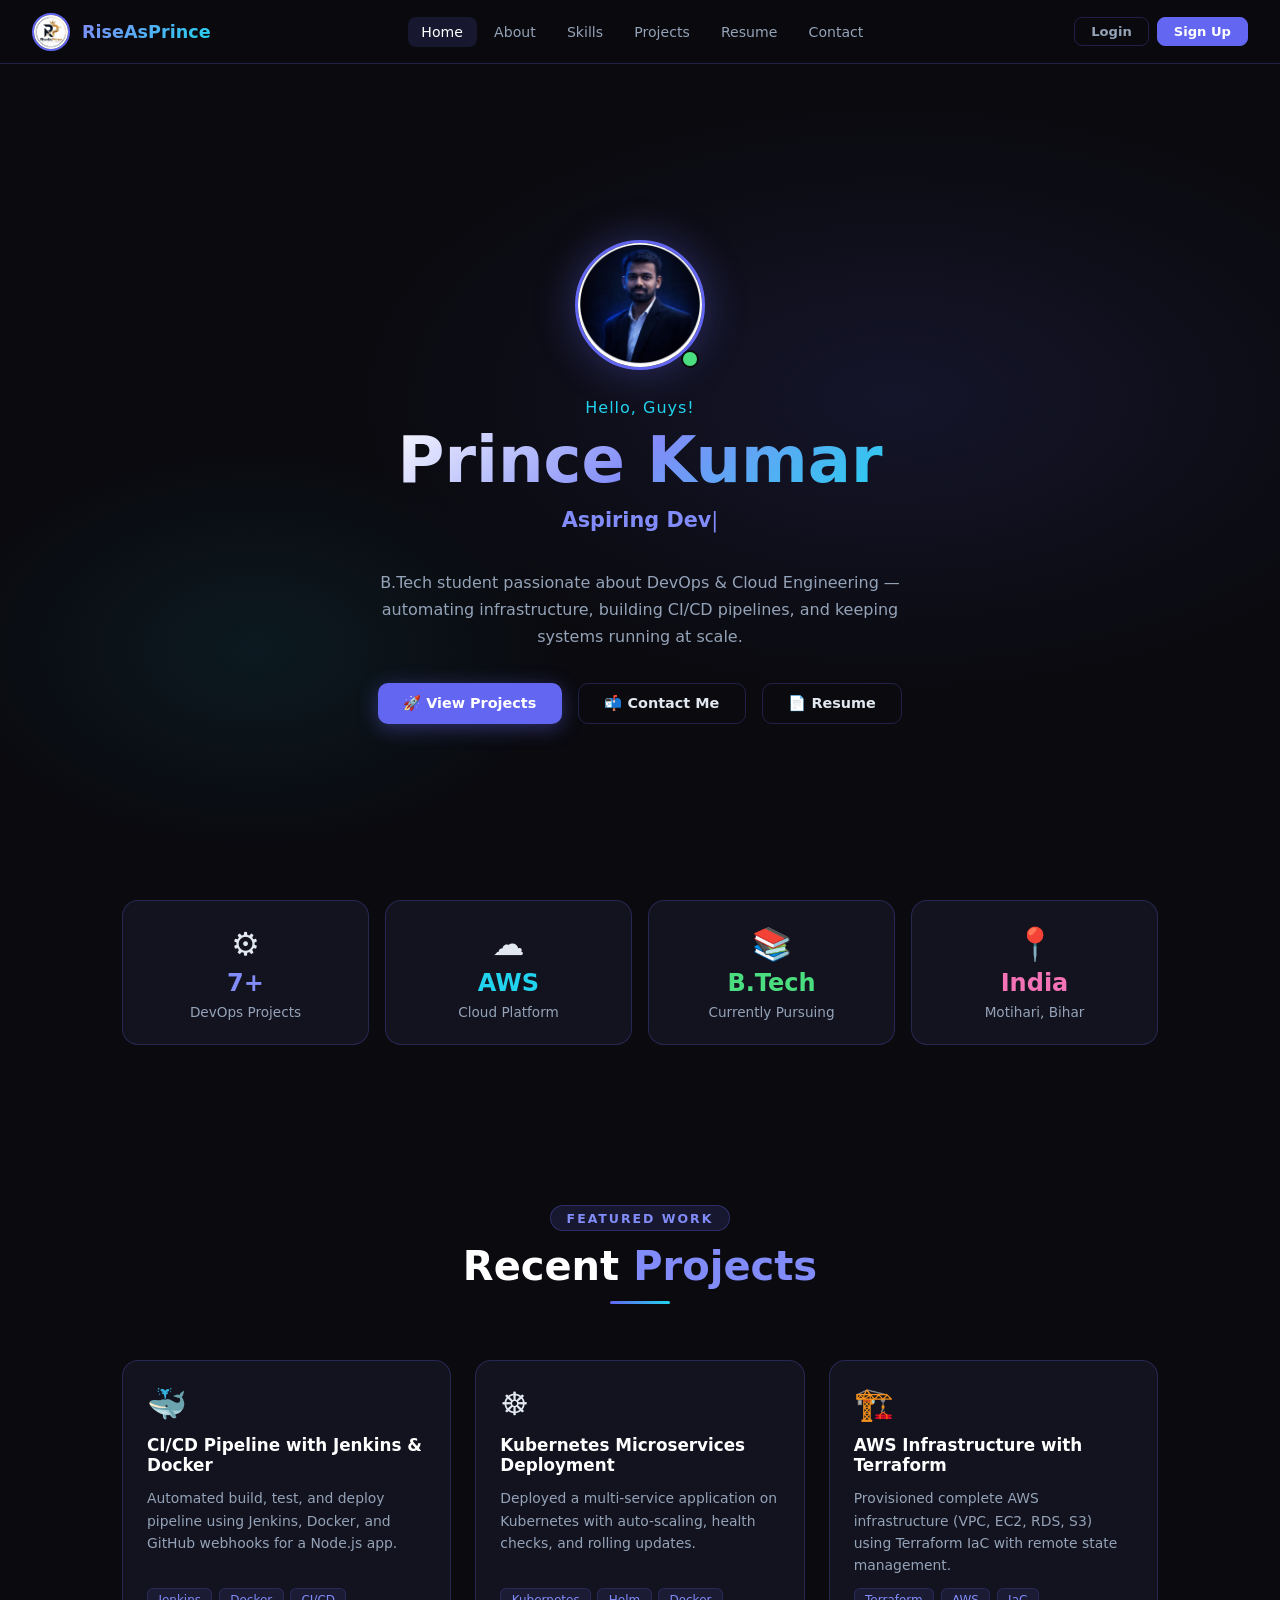
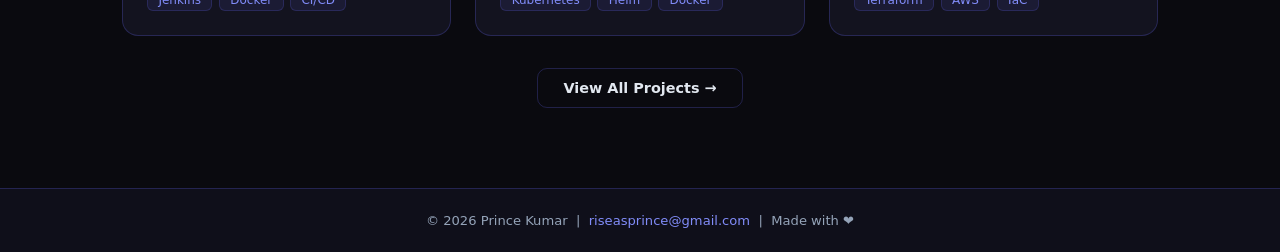
<file: index.html>
<!DOCTYPE html>
<html lang="en">
<head>
  <meta charset="UTF-8" />
  <meta name="viewport" content="width=device-width, initial-scale=1.0" />
  <title>RiseAsPrince – Prince Kumar | DevOps Engineer</title>
  <link rel="stylesheet" href="style.css" />
  <link href="https://fonts.googleapis.com/css2?family=Inter:wght@400;500;600;700;800&display=swap" rel="stylesheet" />
</head>
<body>

  <nav class="navbar">
    <a href="index.html" class="nav-brand">
      <img src="riseasprincelogo.png" alt="Prince" class="nav-avatar" />
      <span class="nav-name">RiseAsPrince</span>
    </a>
    <button class="hamburger" aria-label="Menu">
      <span></span><span></span><span></span>
    </button>
    <ul class="nav-links">
      <li><a href="index.html">Home</a></li>
      <li><a href="about.html">About</a></li>
      <li><a href="skills.html">Skills</a></li>
      <li><a href="projects.html">Projects</a></li>
      <li><a href="resume.html">Resume</a></li>
      <li><a href="contact.html">Contact</a></li>
    </ul>
    <!-- Auth area -->
    <div class="nav-auth-area" id="navAuthArea">
      <a href="login.html" class="nav-btn-login">Login</a>
      <a href="login.html?tab=signup" class="nav-btn-signup">Sign Up</a>
    </div>
    <div class="nav-user-info hidden" id="navUserArea">
      <div class="nav-user-dot" id="navUserDot">P</div>
      <span class="nav-user-name" id="navUserName">User</span>
      <button class="nav-btn-logout" id="navLogout">Logout</button>
    </div>
  </nav>
  <link rel="stylesheet" href="auth.css" />

  <div class="page">
    <section class="hero">
      <div class="hero-bg"></div>
      <div class="hero-content">
        <div class="hero-avatar-wrap">
          <img src="Myimages.png" alt="Prince Kumar" class="hero-avatar" />
          <span class="hero-status"></span>
        </div>
        <p class="hero-greeting"> Hello, Guys!</p>
        <h1 class="hero-name">Prince Kumar</h1>
        <p class="hero-role">
          <span class="typed"></span><span class="cursor">|</span>
        </p>
        <p class="hero-desc">
          B.Tech student passionate about DevOps &amp; Cloud Engineering — automating infrastructure, building CI/CD pipelines, and keeping systems running at scale.
        </p>
        <div class="hero-btns">
          <a href="projects.html" class="btn btn-primary">🚀 View Projects</a>
          <a href="contact.html" class="btn btn-outline">📬 Contact Me</a>
          <a href="resume.html" class="btn btn-outline">📄 Resume</a>
        </div>
      </div>
    </section>

    <!-- Quick Stats -->
    <div class="section" style="padding-top: 0;">
      <div style="display:grid; grid-template-columns: repeat(auto-fit, minmax(180px,1fr)); gap:1rem;">
        <div class="card reveal" style="text-align:center;">
          <div style="font-size:2rem;">⚙️</div>
          <div style="font-size:1.5rem; font-weight:800; color:var(--purple-light); margin:0.4rem 0;">7+</div>
          <div style="color:var(--muted); font-size:0.85rem;">DevOps Projects</div>
        </div>
        <div class="card reveal" style="text-align:center;">
          <div style="font-size:2rem;">☁️</div>
          <div style="font-size:1.5rem; font-weight:800; color:var(--cyan); margin:0.4rem 0;">AWS</div>
          <div style="color:var(--muted); font-size:0.85rem;">Cloud Platform</div>
        </div>
        <div class="card reveal" style="text-align:center;">
          <div style="font-size:2rem;">📚</div>
          <div style="font-size:1.5rem; font-weight:800; color:var(--green); margin:0.4rem 0;">B.Tech</div>
          <div style="color:var(--muted); font-size:0.85rem;">Currently Pursuing</div>
        </div>
        <div class="card reveal" style="text-align:center;">
          <div style="font-size:2rem;">📍</div>
          <div style="font-size:1.5rem; font-weight:800; color:#f472b6; margin:0.4rem 0;">India</div>
          <div style="color:var(--muted); font-size:0.85rem;">Motihari, Bihar</div>
        </div>
      </div>
    </div>

    <!-- Featured Projects snippet -->
    <div class="section">
      <div class="section-header">
        <span class="section-tag">Featured Work</span>
        <h2 class="section-title">Recent <span>Projects</span></h2>
        <div class="section-line"></div>
      </div>
      <div style="display:grid; grid-template-columns: repeat(auto-fit, minmax(280px,1fr)); gap:1.5rem;">
        <div class="project-card reveal">
          <div class="project-icon">🐳</div>
          <h3>CI/CD Pipeline with Jenkins & Docker</h3>
          <p>Automated build, test, and deploy pipeline using Jenkins, Docker, and GitHub webhooks for a Node.js app.</p>
          <div class="project-tags">
            <span class="project-tag">Jenkins</span>
            <span class="project-tag">Docker</span>
            <span class="project-tag">CI/CD</span>
          </div>
        </div>
        <div class="project-card reveal">
          <div class="project-icon">☸️</div>
          <h3>Kubernetes Microservices Deployment</h3>
          <p>Deployed a multi-service application on Kubernetes with auto-scaling, health checks, and rolling updates.</p>
          <div class="project-tags">
            <span class="project-tag">Kubernetes</span>
            <span class="project-tag">Helm</span>
            <span class="project-tag">Docker</span>
          </div>
        </div>
        <div class="project-card reveal">
          <div class="project-icon">🏗️</div>
          <h3>AWS Infrastructure with Terraform</h3>
          <p>Provisioned complete AWS infrastructure (VPC, EC2, RDS, S3) using Terraform IaC with remote state management.</p>
          <div class="project-tags">
            <span class="project-tag">Terraform</span>
            <span class="project-tag">AWS</span>
            <span class="project-tag">IaC</span>
          </div>
        </div>
      </div>
      <div style="text-align:center; margin-top:2rem;">
        <a href="projects.html" class="btn btn-outline">View All Projects →</a>
      </div>
    </div>
  </div>

  <footer class="footer">
    <p>© 2026 Prince Kumar &nbsp;|&nbsp; <a href="mailto:riseasprince@gmail.com">riseasprince@gmail.com</a> &nbsp;|&nbsp; Made with ❤️</p>
  </footer>

  <script src="script.js"></script>
</body>
</html>
</file>
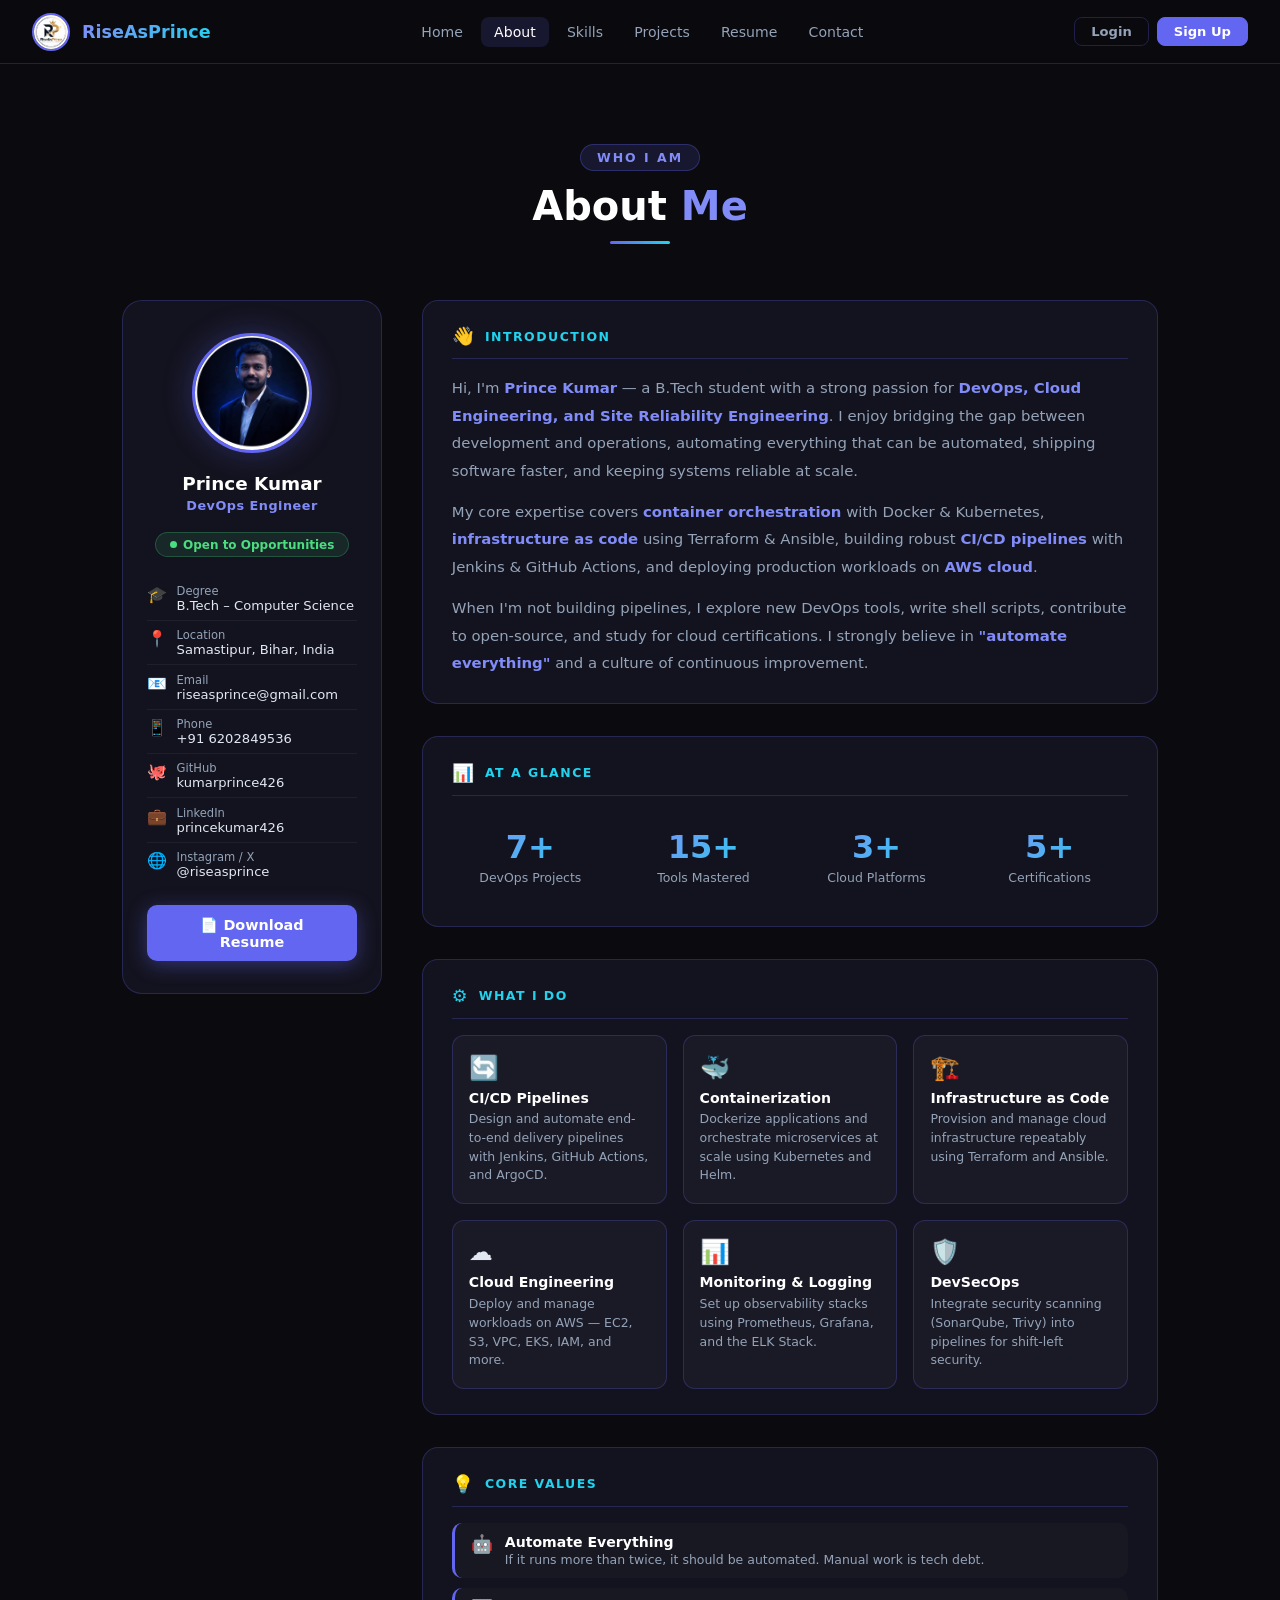
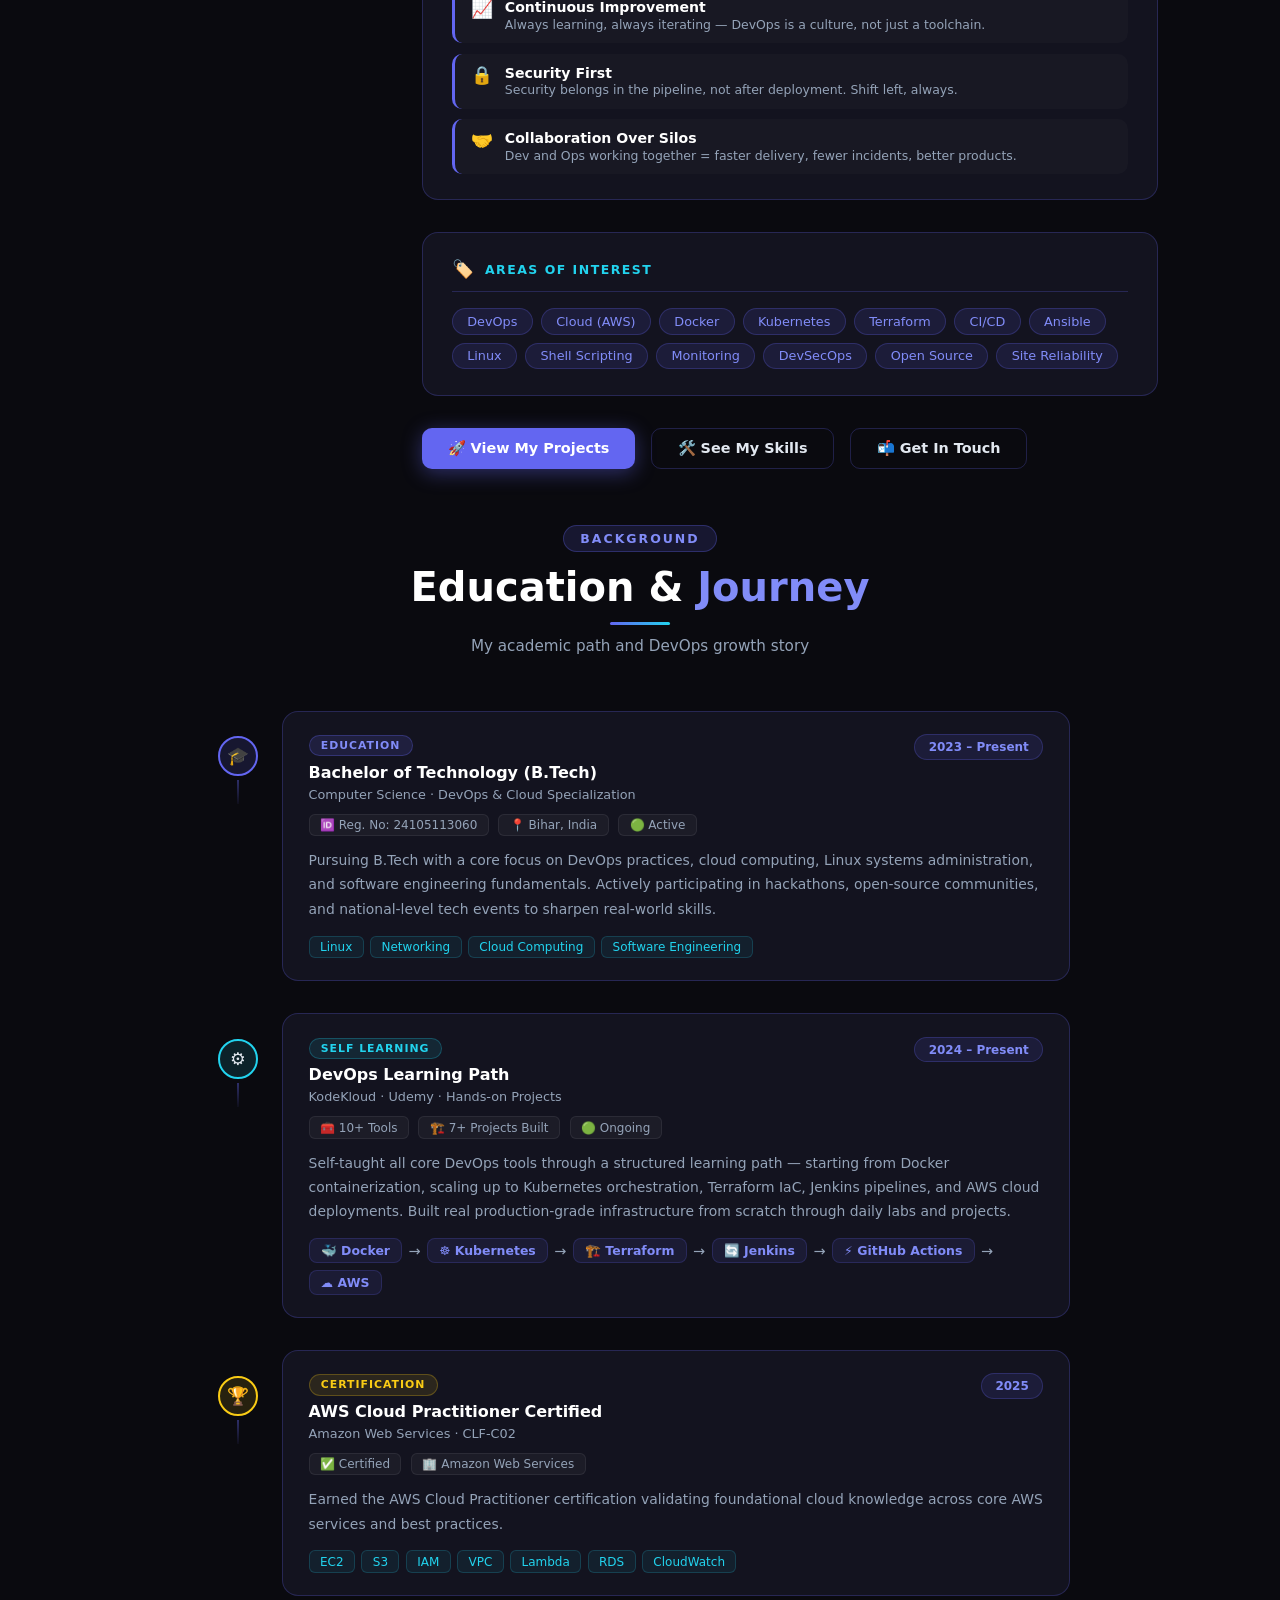
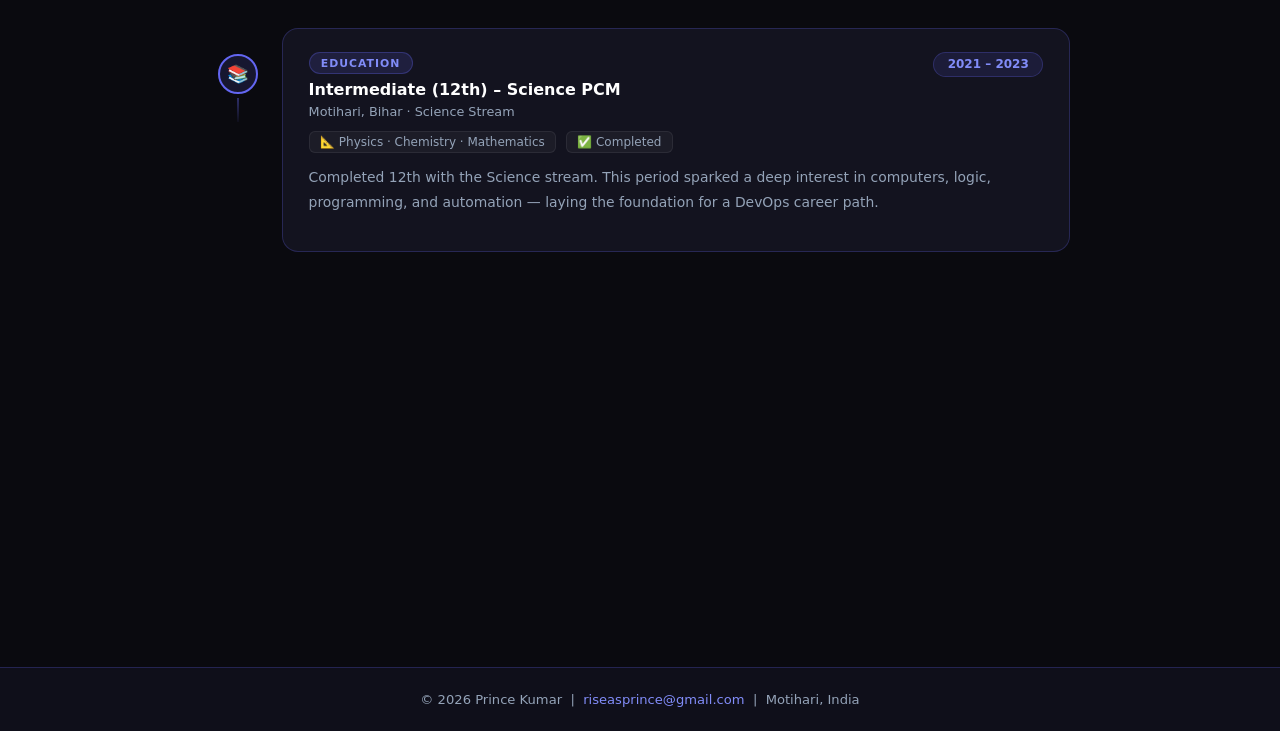
<file: about.html>
<!DOCTYPE html>
<html lang="en">
<head>
  <meta charset="UTF-8" />
  <meta name="viewport" content="width=device-width, initial-scale=1.0" />
  <title>About – Prince Kumar | DevOps Engineer</title>
  <link rel="stylesheet" href="style.css" />
  <link rel="stylesheet" href="auth.css" />
  <style>
    /* ── About page extras ── */
    .about-hero {
      display: grid;
      grid-template-columns: 260px 1fr;
      gap: 2.5rem;
      align-items: start;
    }

    /* Left sidebar card */
    .about-profile-card {
      background: var(--card);
      border: 1px solid var(--border);
      border-radius: 20px;
      padding: 2rem 1.5rem;
      text-align: center;
      position: sticky;
      top: 80px;
    }
    .about-profile-card img {
      width: 120px; height: 120px;
      border-radius: 50%;
      border: 3px solid var(--purple);
      object-fit: cover;
      box-shadow: 0 0 30px rgba(99,102,241,0.3);
      margin-bottom: 1rem;
    }
    .profile-name {
      font-size: 1.15rem; font-weight: 800;
      color: var(--white); margin-bottom: 0.25rem;
    }
    .profile-role {
      font-size: 0.8rem; color: var(--purple-light);
      font-weight: 600; letter-spacing: 0.5px;
      margin-bottom: 1.2rem;
    }
    .profile-info-list { text-align: left; margin-bottom: 1.2rem; }
    .profile-info-item {
      display: flex; align-items: flex-start; gap: 0.6rem;
      padding: 0.45rem 0;
      border-bottom: 1px solid rgba(255,255,255,0.05);
      font-size: 0.82rem;
    }
    .profile-info-item:last-child { border-bottom: none; }
    .pii-icon { font-size: 1rem; flex-shrink: 0; margin-top: 1px; }
    .pii-label { color: var(--muted); font-size: 0.72rem; display: block; }
    .pii-value { color: var(--text); font-weight: 500; }
    .profile-status {
      display: inline-flex; align-items: center; gap: 0.4rem;
      background: rgba(74,222,128,0.1);
      border: 1px solid rgba(74,222,128,0.25);
      color: var(--green);
      font-size: 0.75rem; font-weight: 600;
      padding: 0.3rem 0.85rem; border-radius: 50px;
      margin-bottom: 1.2rem;
    }
    .status-dot { width: 7px; height: 7px; border-radius: 50%; background: var(--green); animation: blink 2s infinite; }

    /* Right content */
    .about-content { display: flex; flex-direction: column; gap: 2rem; }

    .about-block {
      background: var(--card);
      border: 1px solid var(--border);
      border-radius: 16px;
      padding: 1.6rem 1.8rem;
    }
    .ab-heading {
      display: flex; align-items: center; gap: 0.6rem;
      font-size: 0.78rem; font-weight: 700;
      color: var(--cyan);
      text-transform: uppercase; letter-spacing: 1.5px;
      margin-bottom: 1rem;
      padding-bottom: 0.75rem;
      border-bottom: 1px solid var(--border);
    }
    .ab-heading span { font-size: 1.1rem; }

    /* Bio */
    .bio-text p {
      color: var(--muted); line-height: 1.85;
      font-size: 0.93rem; margin-bottom: 0.85rem;
    }
    .bio-text p:last-child { margin-bottom: 0; }
    .bio-text strong { color: var(--purple-light); }

    /* What I Do */
    .what-grid {
      display: grid;
      grid-template-columns: repeat(auto-fit, minmax(200px, 1fr));
      gap: 1rem;
    }
    .what-item {
      background: rgba(255,255,255,0.03);
      border: 1px solid var(--border);
      border-radius: 12px;
      padding: 1.1rem 1rem;
      transition: border-color 0.25s, transform 0.25s;
    }
    .what-item:hover { border-color: var(--purple); transform: translateY(-3px); }
    .what-icon { font-size: 1.5rem; margin-bottom: 0.5rem; }
    .what-title { font-size: 0.88rem; font-weight: 700; color: var(--white); margin-bottom: 0.3rem; }
    .what-desc { font-size: 0.78rem; color: var(--muted); line-height: 1.5; }

    /* Core Values */
    .values-list { display: flex; flex-direction: column; gap: 0.65rem; }
    .value-item {
      display: flex; align-items: flex-start; gap: 0.75rem;
      padding: 0.7rem 1rem;
      background: rgba(255,255,255,0.02);
      border-radius: 10px;
      border-left: 3px solid var(--purple);
    }
    .value-icon { font-size: 1.1rem; flex-shrink: 0; }
    .value-title { font-size: 0.88rem; font-weight: 700; color: var(--white); }
    .value-desc { font-size: 0.78rem; color: var(--muted); margin-top: 0.1rem; }

    /* Tags row */
    .tags-row { display: flex; flex-wrap: wrap; gap: 0.5rem; }

    /* Stats row */
    .stats-row {
      display: grid;
      grid-template-columns: repeat(4, 1fr);
      gap: 1rem;
    }
    .stat-item { text-align: center; padding: 1rem 0.5rem; }
    .stat-num-lg {
      font-size: 2rem; font-weight: 800;
      background: linear-gradient(135deg, var(--purple-light), var(--cyan));
      -webkit-background-clip: text; -webkit-text-fill-color: transparent;
    }
    .stat-lbl { font-size: 0.78rem; color: var(--muted); margin-top: 0.25rem; }
    .stat-divider {
      width: 1px; background: var(--border);
      margin: auto 0;
    }

    /* CTA */
    .about-cta { display: flex; gap: 1rem; flex-wrap: wrap; }

    /* Timeline inside block */
    .ab-timeline { display: flex; flex-direction: column; gap: 0; }
    .ab-tl-item {
      display: flex; gap: 1rem; padding-bottom: 1.5rem;
      position: relative;
    }
    .ab-tl-item:last-child { padding-bottom: 0; }
    .ab-tl-left {
      display: flex; flex-direction: column; align-items: center;
      flex-shrink: 0; width: 36px;
    }
    .ab-tl-dot {
      width: 12px; height: 12px; border-radius: 50%;
      background: var(--purple);
      box-shadow: 0 0 10px rgba(99,102,241,0.5);
      flex-shrink: 0; margin-top: 4px;
    }
    .ab-tl-line {
      flex: 1; width: 2px;
      background: linear-gradient(180deg, var(--purple) 0%, transparent 100%);
      opacity: 0.3; margin-top: 4px;
    }
    .ab-tl-item:last-child .ab-tl-line { display: none; }
    .ab-tl-date {
      font-size: 0.72rem; font-weight: 700;
      color: var(--purple-light); margin-bottom: 0.2rem;
      letter-spacing: 0.5px;
    }
    .ab-tl-title { font-size: 0.93rem; font-weight: 700; color: var(--white); }
    .ab-tl-sub { font-size: 0.78rem; color: var(--cyan); margin: 0.15rem 0; }
    .ab-tl-desc { font-size: 0.8rem; color: var(--muted); line-height: 1.55; }

    @media (max-width: 768px) {
      .about-hero { grid-template-columns: 1fr; }
      .about-profile-card { position: static; }
      .stats-row { grid-template-columns: repeat(2, 1fr); }
      .what-grid { grid-template-columns: 1fr 1fr; }
    }
    @media (max-width: 480px) {
      .what-grid { grid-template-columns: 1fr; }
      .stats-row { grid-template-columns: 1fr 1fr; }
    }
  </style>
</head>
<body>

  <nav class="navbar">
    <a href="index.html" class="nav-brand">
      <img src="riseasprincelogo.png" alt="Prince" class="nav-avatar" />
      <span class="nav-name">RiseAsPrince</span>
    </a>
    <button class="hamburger" aria-label="Menu">
      <span></span><span></span><span></span>
    </button>
    <ul class="nav-links">
      <li><a href="index.html">Home</a></li>
      <li><a href="about.html">About</a></li>
      <li><a href="skills.html">Skills</a></li>
      <li><a href="projects.html">Projects</a></li>
      <li><a href="resume.html">Resume</a></li>
      <li><a href="contact.html">Contact</a></li>
    </ul>
    <div class="nav-auth-area" id="navAuthArea">
      <a href="login.html" class="nav-btn-login">Login</a>
      <a href="login.html?tab=signup" class="nav-btn-signup">Sign Up</a>
    </div>
    <div class="nav-user-info hidden" id="navUserArea">
      <div class="nav-user-dot" id="navUserDot">P</div>
      <span class="nav-user-name" id="navUserName">User</span>
      <button class="nav-btn-logout" id="navLogout">Logout</button>
    </div>
  </nav>

  <div class="page">
    <div class="section">

      <!-- Section Header -->
      <div class="section-header reveal">
        <span class="section-tag">Who I Am</span>
        <h2 class="section-title">About <span>Me</span></h2>
        <div class="section-line"></div>
      </div>

      <!-- Main 2-col layout -->
      <div class="about-hero">

        <!-- ── LEFT: Profile Card ── -->
        <div class="about-profile-card reveal">
          <img src="Myimages.png" alt="Prince Kumar" />
          <div class="profile-name">Prince Kumar</div>
          <div class="profile-role">DevOps Engineer</div>

          <div class="profile-status">
            <span class="status-dot"></span> Open to Opportunities
          </div>

          <div class="profile-info-list">
            <div class="profile-info-item">
              <span class="pii-icon">🎓</span>
              <div>
                <span class="pii-label">Degree</span>
                <span class="pii-value">B.Tech – Computer Science</span>
              </div>
            </div>
            <div class="profile-info-item">
              <span class="pii-icon">📍</span>
              <div>
                <span class="pii-label">Location</span>
                <span class="pii-value">Samastipur, Bihar, India</span>
              </div>
            </div>
            <div class="profile-info-item">
              <span class="pii-icon">📧</span>
              <div>
                <span class="pii-label">Email</span>
                <span class="pii-value">riseasprince@gmail.com</span>
              </div>
            </div>
            <div class="profile-info-item">
              <span class="pii-icon">📱</span>
              <div>
                <span class="pii-label">Phone</span>
                <span class="pii-value">+91 6202849536</span>
              </div>
            </div>
            <div class="profile-info-item">
              <span class="pii-icon">🐙</span>
              <div>
                <span class="pii-label">GitHub</span>
                <span class="pii-value">kumarprince426</span>
              </div>
            </div>
            <div class="profile-info-item">
              <span class="pii-icon">💼</span>
              <div>
                <span class="pii-label">LinkedIn</span>
                <span class="pii-value">princekumar426</span>
              </div>
            </div>
            <div class="profile-info-item">
              <span class="pii-icon">🌐</span>
              <div>
                <span class="pii-label">Instagram / X</span>
                <span class="pii-value">@riseasprince</span>
              </div>
            </div>
          </div>

          <a href="resume.html" class="btn btn-primary" style="width:100%; justify-content:center;">📄 Download Resume</a>
        </div>

        <!-- ── RIGHT: Content Blocks ── -->
        <div class="about-content">

          <!-- 1. Bio -->
          <div class="about-block reveal">
            <div class="ab-heading"><span>👋</span> Introduction</div>
            <div class="bio-text">
              <p>
                Hi, I'm <strong>Prince Kumar</strong> — a B.Tech student with a strong passion for <strong>DevOps, Cloud Engineering, and Site Reliability Engineering</strong>. I enjoy bridging the gap between development and operations, automating everything that can be automated, shipping software faster, and keeping systems reliable at scale.
              </p>
              <p>
                My core expertise covers <strong>container orchestration</strong> with Docker &amp; Kubernetes, <strong>infrastructure as code</strong> using Terraform &amp; Ansible, building robust <strong>CI/CD pipelines</strong> with Jenkins &amp; GitHub Actions, and deploying production workloads on <strong>AWS cloud</strong>.
              </p>
              <p>
                When I'm not building pipelines, I explore new DevOps tools, write shell scripts, contribute to open-source, and study for cloud certifications. I strongly believe in <strong>"automate everything"</strong> and a culture of continuous improvement.
              </p>
            </div>
          </div>

          <!-- 2. Stats -->
          <div class="about-block reveal">
            <div class="ab-heading"><span>📊</span> At a Glance</div>
            <div class="stats-row">
              <div class="stat-item">
                <div class="stat-num-lg" data-count="7" data-suffix="+">7+</div>
                <div class="stat-lbl">DevOps Projects</div>
              </div>
              <div class="stat-item">
                <div class="stat-num-lg" data-count="15" data-suffix="+">15+</div>
                <div class="stat-lbl">Tools Mastered</div>
              </div>
              <div class="stat-item">
                <div class="stat-num-lg" data-count="3" data-suffix="+">3+</div>
                <div class="stat-lbl">Cloud Platforms</div>
              </div>
              <div class="stat-item">
                <div class="stat-num-lg" data-count="5" data-suffix="+">5+</div>
                <div class="stat-lbl">Certifications</div>
              </div>
            </div>
          </div>

          <!-- 3. What I Do -->
          <div class="about-block reveal">
            <div class="ab-heading"><span>⚙️</span> What I Do</div>
            <div class="what-grid">
              <div class="what-item">
                <div class="what-icon">🔄</div>
                <div class="what-title">CI/CD Pipelines</div>
                <div class="what-desc">Design and automate end-to-end delivery pipelines with Jenkins, GitHub Actions, and ArgoCD.</div>
              </div>
              <div class="what-item">
                <div class="what-icon">🐳</div>
                <div class="what-title">Containerization</div>
                <div class="what-desc">Dockerize applications and orchestrate microservices at scale using Kubernetes and Helm.</div>
              </div>
              <div class="what-item">
                <div class="what-icon">🏗️</div>
                <div class="what-title">Infrastructure as Code</div>
                <div class="what-desc">Provision and manage cloud infrastructure repeatably using Terraform and Ansible.</div>
              </div>
              <div class="what-item">
                <div class="what-icon">☁️</div>
                <div class="what-title">Cloud Engineering</div>
                <div class="what-desc">Deploy and manage workloads on AWS — EC2, S3, VPC, EKS, IAM, and more.</div>
              </div>
              <div class="what-item">
                <div class="what-icon">📊</div>
                <div class="what-title">Monitoring & Logging</div>
                <div class="what-desc">Set up observability stacks using Prometheus, Grafana, and the ELK Stack.</div>
              </div>
              <div class="what-item">
                <div class="what-icon">🛡️</div>
                <div class="what-title">DevSecOps</div>
                <div class="what-desc">Integrate security scanning (SonarQube, Trivy) into pipelines for shift-left security.</div>
              </div>
            </div>
          </div>

          <!-- 4. Core Values -->
          <div class="about-block reveal">
            <div class="ab-heading"><span>💡</span> Core Values</div>
            <div class="values-list">
              <div class="value-item">
                <span class="value-icon">🤖</span>
                <div>
                  <div class="value-title">Automate Everything</div>
                  <div class="value-desc">If it runs more than twice, it should be automated. Manual work is tech debt.</div>
                </div>
              </div>
              <div class="value-item">
                <span class="value-icon">📈</span>
                <div>
                  <div class="value-title">Continuous Improvement</div>
                  <div class="value-desc">Always learning, always iterating — DevOps is a culture, not just a toolchain.</div>
                </div>
              </div>
              <div class="value-item">
                <span class="value-icon">🔒</span>
                <div>
                  <div class="value-title">Security First</div>
                  <div class="value-desc">Security belongs in the pipeline, not after deployment. Shift left, always.</div>
                </div>
              </div>
              <div class="value-item">
                <span class="value-icon">🤝</span>
                <div>
                  <div class="value-title">Collaboration Over Silos</div>
                  <div class="value-desc">Dev and Ops working together = faster delivery, fewer incidents, better products.</div>
                </div>
              </div>
            </div>
          </div>

          <!-- 5. Interests / Tags -->
          <div class="about-block reveal">
            <div class="ab-heading"><span>🏷️</span> Areas of Interest</div>
            <div class="tags-row">
              <span class="tag">DevOps</span>
              <span class="tag">Cloud (AWS)</span>
              <span class="tag">Docker</span>
              <span class="tag">Kubernetes</span>
              <span class="tag">Terraform</span>
              <span class="tag">CI/CD</span>
              <span class="tag">Ansible</span>
              <span class="tag">Linux</span>
              <span class="tag">Shell Scripting</span>
              <span class="tag">Monitoring</span>
              <span class="tag">DevSecOps</span>
              <span class="tag">Open Source</span>
              <span class="tag">Site Reliability</span>
            </div>
          </div>

          <!-- 6. CTA -->
          <div class="about-cta reveal">
            <a href="projects.html" class="btn btn-primary">🚀 View My Projects</a>
            <a href="skills.html"   class="btn btn-outline">🛠️ See My Skills</a>
            <a href="contact.html"  class="btn btn-outline">📬 Get In Touch</a>
          </div>

        </div><!-- end about-content -->
      </div><!-- end about-hero -->

      <!-- ── Education & Journey Timeline ── -->
      <div style="margin-top: 3.5rem;">
        <div class="section-header reveal">
          <span class="section-tag">Background</span>
          <h2 class="section-title">Education &amp; <span>Journey</span></h2>
          <div class="section-line"></div>
          <p class="section-sub">My academic path and DevOps growth story</p>
        </div>

        <div class="journey-timeline">

          <!-- Entry 1 -->
          <div class="jt-entry reveal">
            <div class="jt-connector">
              <div class="jt-icon-wrap edu">🎓</div>
              <div class="jt-vline"></div>
            </div>
            <div class="jt-card">
              <div class="jt-card-top">
                <div>
                  <span class="jt-badge edu">Education</span>
                  <h3 class="jt-title">Bachelor of Technology (B.Tech)</h3>
                  <div class="jt-org">Computer Science · DevOps &amp; Cloud Specialization</div>
                </div>
                <div class="jt-date-pill">2023 – Present</div>
              </div>
              <div class="jt-meta-row">
                <span class="jt-meta-item">🆔 Reg. No: 24105113060</span>
                <span class="jt-meta-item">📍 Bihar, India</span>
                <span class="jt-meta-item">🟢 Active</span>
              </div>
              <p class="jt-desc">
                Pursuing B.Tech with a core focus on DevOps practices, cloud computing, Linux systems administration, and software engineering fundamentals. Actively participating in hackathons, open-source communities, and national-level tech events to sharpen real-world skills.
              </p>
              <div class="jt-tools">
                <span class="jt-tool">Linux</span>
                <span class="jt-tool">Networking</span>
                <span class="jt-tool">Cloud Computing</span>
                <span class="jt-tool">Software Engineering</span>
              </div>
            </div>
          </div>

          <!-- Entry 2 -->
          <div class="jt-entry reveal">
            <div class="jt-connector">
              <div class="jt-icon-wrap devops">⚙️</div>
              <div class="jt-vline"></div>
            </div>
            <div class="jt-card">
              <div class="jt-card-top">
                <div>
                  <span class="jt-badge devops">Self Learning</span>
                  <h3 class="jt-title">DevOps Learning Path</h3>
                  <div class="jt-org">KodeKloud · Udemy · Hands-on Projects</div>
                </div>
                <div class="jt-date-pill">2024 – Present</div>
              </div>
              <div class="jt-meta-row">
                <span class="jt-meta-item">🧰 10+ Tools</span>
                <span class="jt-meta-item">🏗️ 7+ Projects Built</span>
                <span class="jt-meta-item">🟢 Ongoing</span>
              </div>
              <p class="jt-desc">
                Self-taught all core DevOps tools through a structured learning path — starting from Docker containerization, scaling up to Kubernetes orchestration, Terraform IaC, Jenkins pipelines, and AWS cloud deployments. Built real production-grade infrastructure from scratch through daily labs and projects.
              </p>
              <div class="jt-path-row">
                <span class="jt-path-item">🐳 Docker</span>
                <span class="jt-arrow">→</span>
                <span class="jt-path-item">☸️ Kubernetes</span>
                <span class="jt-arrow">→</span>
                <span class="jt-path-item">🏗️ Terraform</span>
                <span class="jt-arrow">→</span>
                <span class="jt-path-item">🔄 Jenkins</span>
                <span class="jt-arrow">→</span>
                <span class="jt-path-item">⚡ GitHub Actions</span>
                <span class="jt-arrow">→</span>
                <span class="jt-path-item">☁️ AWS</span>
              </div>
            </div>
          </div>

          <!-- Entry 3 -->
          <div class="jt-entry reveal">
            <div class="jt-connector">
              <div class="jt-icon-wrap cert">🏆</div>
              <div class="jt-vline"></div>
            </div>
            <div class="jt-card">
              <div class="jt-card-top">
                <div>
                  <span class="jt-badge cert">Certification</span>
                  <h3 class="jt-title">AWS Cloud Practitioner Certified</h3>
                  <div class="jt-org">Amazon Web Services · CLF-C02</div>
                </div>
                <div class="jt-date-pill">2025</div>
              </div>
              <div class="jt-meta-row">
                <span class="jt-meta-item">✅ Certified</span>
                <span class="jt-meta-item">🏢 Amazon Web Services</span>
              </div>
              <p class="jt-desc">
                Earned the AWS Cloud Practitioner certification validating foundational cloud knowledge across core AWS services and best practices.
              </p>
              <div class="jt-tools">
                <span class="jt-tool">EC2</span>
                <span class="jt-tool">S3</span>
                <span class="jt-tool">IAM</span>
                <span class="jt-tool">VPC</span>
                <span class="jt-tool">Lambda</span>
                <span class="jt-tool">RDS</span>
                <span class="jt-tool">CloudWatch</span>
              </div>
            </div>
          </div>

          <!-- Entry 4 -->
          <div class="jt-entry reveal">
            <div class="jt-connector">
              <div class="jt-icon-wrap edu">📚</div>
              <div class="jt-vline"></div>
            </div>
            <div class="jt-card">
              <div class="jt-card-top">
                <div>
                  <span class="jt-badge edu">Education</span>
                  <h3 class="jt-title">Intermediate (12th) – Science PCM</h3>
                  <div class="jt-org">Motihari, Bihar · Science Stream</div>
                </div>
                <div class="jt-date-pill">2021 – 2023</div>
              </div>
              <div class="jt-meta-row">
                <span class="jt-meta-item">📐 Physics · Chemistry · Mathematics</span>
                <span class="jt-meta-item">✅ Completed</span>
              </div>
              <p class="jt-desc">
                Completed 12th with the Science stream. This period sparked a deep interest in computers, logic, programming, and automation — laying the foundation for a DevOps career path.
              </p>
            </div>
          </div>

          <!-- Entry 5 -->
          <div class="jt-entry reveal">
            <div class="jt-connector">
              <div class="jt-icon-wrap ongoing">🎯</div>
            </div>
            <div class="jt-card">
              <div class="jt-card-top">
                <div>
                  <span class="jt-badge ongoing">In Progress</span>
                  <h3 class="jt-title">CKA &amp; Terraform Associate</h3>
                  <div class="jt-org">CNCF · HashiCorp · Daily Lab Practice</div>
                </div>
                <div class="jt-date-pill ongoing-pill">Ongoing</div>
              </div>
              <div class="jt-meta-row">
                <span class="jt-meta-item">⏳ Preparing</span>
                <span class="jt-meta-item">☸️ Kubernetes Admin</span>
                <span class="jt-meta-item">🏗️ Terraform IaC</span>
              </div>
              <p class="jt-desc">
                Actively preparing for two industry-recognized certifications through structured study plans, daily KodeKloud labs, and mock exams — CKA (Certified Kubernetes Administrator) and HashiCorp Terraform Associate.
              </p>
              <div class="jt-tools">
                <span class="jt-tool">Kubernetes</span>
                <span class="jt-tool">kubectl</span>
                <span class="jt-tool">Helm</span>
                <span class="jt-tool">Terraform</span>
                <span class="jt-tool">HCL</span>
                <span class="jt-tool">AWS Provider</span>
              </div>
            </div>
          </div>

        </div><!-- end journey-timeline -->
      </div>

      <style>
        /* ── Journey Timeline ── */
        .journey-timeline {
          max-width: 860px; margin: 0 auto;
          display: flex; flex-direction: column; gap: 0;
        }
        .jt-entry {
          display: flex; gap: 0; align-items: flex-start;
        }
        .jt-connector {
          display: flex; flex-direction: column; align-items: center;
          flex-shrink: 0; width: 56px; padding-top: 1.6rem;
        }
        .jt-icon-wrap {
          width: 40px; height: 40px; border-radius: 50%;
          display: flex; align-items: center; justify-content: center;
          font-size: 1.1rem; flex-shrink: 0; z-index: 1;
          border: 2px solid;
        }
        .jt-icon-wrap.edu     { background: rgba(99,102,241,0.15); border-color: var(--purple); }
        .jt-icon-wrap.devops  { background: rgba(34,211,238,0.12); border-color: var(--cyan); }
        .jt-icon-wrap.cert    { background: rgba(250,204,21,0.12); border-color: #facc15; }
        .jt-icon-wrap.ongoing { background: rgba(74,222,128,0.12); border-color: var(--green); }

        .jt-vline {
          width: 2px; flex: 1; min-height: 24px;
          background: linear-gradient(180deg, rgba(99,102,241,0.4) 0%, rgba(99,102,241,0.05) 100%);
          margin-top: 4px;
        }

        .jt-card {
          flex: 1; margin-left: 1rem; margin-bottom: 2rem;
          background: var(--card);
          border: 1px solid var(--border);
          border-radius: 16px; padding: 1.4rem 1.6rem;
          transition: border-color 0.3s, transform 0.3s;
        }
        .jt-card:hover { border-color: var(--purple); transform: translateX(4px); }

        .jt-card-top {
          display: flex; justify-content: space-between;
          align-items: flex-start; gap: 1rem; margin-bottom: 0.75rem;
          flex-wrap: wrap;
        }

        .jt-badge {
          display: inline-block;
          font-size: 0.68rem; font-weight: 700;
          letter-spacing: 1px; text-transform: uppercase;
          padding: 0.2rem 0.7rem; border-radius: 50px;
          margin-bottom: 0.4rem;
        }
        .jt-badge.edu     { background: rgba(99,102,241,0.15); color: var(--purple-light); border: 1px solid rgba(99,102,241,0.3); }
        .jt-badge.devops  { background: rgba(34,211,238,0.1);  color: var(--cyan);         border: 1px solid rgba(34,211,238,0.25); }
        .jt-badge.cert    { background: rgba(250,204,21,0.1);  color: #facc15;             border: 1px solid rgba(250,204,21,0.25); }
        .jt-badge.ongoing { background: rgba(74,222,128,0.1);  color: var(--green);        border: 1px solid rgba(74,222,128,0.25); }

        .jt-title { font-size: 1rem; font-weight: 800; color: var(--white); line-height: 1.3; }
        .jt-org   { font-size: 0.8rem; color: var(--muted); margin-top: 0.2rem; }

        .jt-date-pill {
          flex-shrink: 0;
          background: rgba(99,102,241,0.12);
          border: 1px solid rgba(99,102,241,0.25);
          color: var(--purple-light);
          font-size: 0.75rem; font-weight: 700;
          padding: 0.3rem 0.85rem; border-radius: 50px;
          white-space: nowrap;
        }
        .jt-date-pill.ongoing-pill {
          background: rgba(74,222,128,0.1);
          border-color: rgba(74,222,128,0.25);
          color: var(--green);
        }

        .jt-meta-row {
          display: flex; flex-wrap: wrap; gap: 0.6rem;
          margin-bottom: 0.75rem;
        }
        .jt-meta-item {
          font-size: 0.75rem; color: var(--muted);
          background: rgba(255,255,255,0.04);
          border: 1px solid rgba(255,255,255,0.07);
          padding: 0.2rem 0.65rem; border-radius: 6px;
        }

        .jt-desc {
          color: var(--muted); font-size: 0.87rem;
          line-height: 1.75; margin-bottom: 0.9rem;
        }

        .jt-tools { display: flex; flex-wrap: wrap; gap: 0.4rem; }
        .jt-tool {
          background: rgba(34,211,238,0.07);
          border: 1px solid rgba(34,211,238,0.18);
          color: var(--cyan); font-size: 0.75rem;
          padding: 0.2rem 0.65rem; border-radius: 6px;
        }

        /* Learning path chain */
        .jt-path-row {
          display: flex; flex-wrap: wrap; align-items: center; gap: 0.4rem;
          margin-top: 0.5rem;
        }
        .jt-path-item {
          background: rgba(99,102,241,0.1);
          border: 1px solid rgba(99,102,241,0.2);
          color: var(--purple-light);
          font-size: 0.78rem; font-weight: 600;
          padding: 0.25rem 0.7rem; border-radius: 8px;
        }
        .jt-arrow { color: var(--muted); font-size: 0.9rem; }

        @media (max-width: 600px) {
          .jt-connector { width: 40px; }
          .jt-icon-wrap { width: 32px; height: 32px; font-size: 0.9rem; }
          .jt-card { padding: 1.1rem 1rem; }
          .jt-card-top { flex-direction: column; gap: 0.5rem; }
          .jt-path-row { gap: 0.3rem; }
        }
      </style>

    </div>
  </div>

  <footer class="footer">
    <p>© 2026 Prince Kumar &nbsp;|&nbsp; <a href="mailto:riseasprince@gmail.com">riseasprince@gmail.com</a> &nbsp;|&nbsp; Motihari, India</p>
  </footer>

  <script src="script.js"></script>
</body>
</html>
</file>
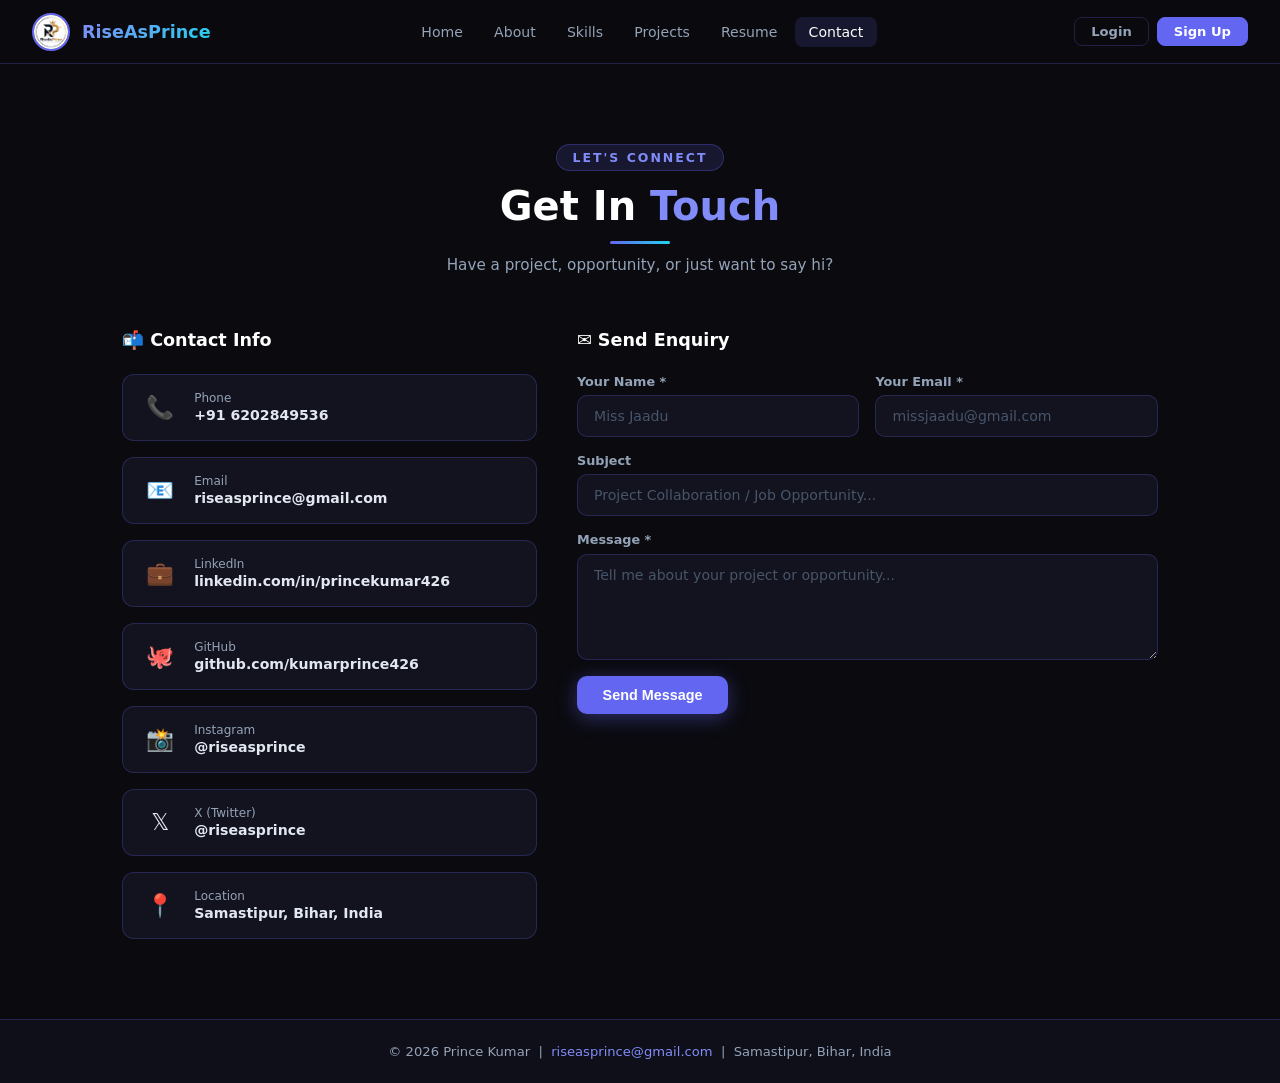
<file: contact.html>
<!DOCTYPE html>
<html lang="en">
<head>
  <meta charset="UTF-8" />
  <meta name="viewport" content="width=device-width, initial-scale=1.0" />
  <title>Contact – Prince Kumar</title>
  <link rel="stylesheet" href="style.css" />
</head>
<body>

  <nav class="navbar">
    <a href="index.html" class="nav-brand">
      <img src="riseasprincelogo.png" alt="Prince" class="nav-avatar" />
      <span class="nav-name">RiseAsPrince</span>
    </a>
    <button class="hamburger" aria-label="Menu">
      <span></span><span></span><span></span>
    </button>
    <ul class="nav-links">
      <li><a href="index.html">Home</a></li>
      <li><a href="about.html">About</a></li>
      <li><a href="skills.html">Skills</a></li>
      <li><a href="projects.html">Projects</a></li>
      <li><a href="resume.html">Resume</a></li>
      <li><a href="contact.html">Contact</a></li>
    </ul>
    <div class="nav-auth-area" id="navAuthArea">
      <a href="login.html" class="nav-btn-login">Login</a>
      <a href="login.html?tab=signup" class="nav-btn-signup">Sign Up</a>
    </div>
    <div class="nav-user-info hidden" id="navUserArea">
      <div class="nav-user-dot" id="navUserDot">P</div>
      <span class="nav-user-name" id="navUserName">User</span>
      <button class="nav-btn-logout" id="navLogout">Logout</button>
    </div>
  </nav>
  <link rel="stylesheet" href="auth.css" />

  <div class="page">
    <div class="section">
      <div class="section-header reveal">
        <span class="section-tag">Let's Connect</span>
        <h2 class="section-title">Get In <span>Touch</span></h2>
        <div class="section-line"></div>
        <p class="section-sub">Have a project, opportunity, or just want to say hi?</p>
      </div>

      <div class="contact-grid">
        <!-- Links -->
        <div class="reveal">
          <h3 style="color:var(--white); margin-bottom:1.5rem; font-size:1.1rem;">📬 Contact Info</h3>
          <div class="contact-links">
            <a href="tel:+916202849536" class="contact-link">
              <span class="contact-link-icon">📞</span>
              <div class="contact-link-info">
                <small>Phone</small>
                <strong>+91 6202849536</strong>
              </div>
            </a>
            <a href="mailto:riseasprince@gmail.com" class="contact-link">
              <span class="contact-link-icon">📧</span>
              <div class="contact-link-info">
                <small>Email</small>
                <strong>riseasprince@gmail.com</strong>
              </div>
            </a>
            <a href="https://www.linkedin.com/in/princekumar426" target="_blank" class="contact-link">
              <span class="contact-link-icon">💼</span>
              <div class="contact-link-info">
                <small>LinkedIn</small>
                <strong>linkedin.com/in/princekumar426</strong>
              </div>
            </a>
            <a href="https://github.com/kumarprince426" target="_blank" class="contact-link">
              <span class="contact-link-icon">🐙</span>
              <div class="contact-link-info">
                <small>GitHub</small>
                <strong>github.com/kumarprince426</strong>
              </div>
            </a>
            <a href="https://www.instagram.com/riseasprince" target="_blank" class="contact-link">
              <span class="contact-link-icon">📸</span>
              <div class="contact-link-info">
                <small>Instagram</small>
                <strong>@riseasprince</strong>
              </div>
            </a>
            <a href="https://x.com/riseasprince" target="_blank" class="contact-link">
              <span class="contact-link-icon">𝕏</span>
              <div class="contact-link-info">
                <small>X (Twitter)</small>
                <strong>@riseasprince</strong>
              </div>
            </a>
            <div class="contact-link" style="cursor:default;">
              <span class="contact-link-icon">📍</span>
              <div class="contact-link-info">
                <small>Location</small>
                <strong>Samastipur, Bihar, India</strong>
              </div>
            </div>
          </div>
        </div>

        <!-- Enquiry Form -->
        <div class="reveal">
          <h3 style="color:var(--white); margin-bottom:1.5rem; font-size:1.1rem;">✉️ Send Enquiry</h3>
          <form class="enquiry-form" id="contactForm" novalidate>
            <div class="form-row">
              <div class="form-group">
                <label>Your Name *</label>
                <input type="text" name="name" placeholder="Miss Jaadu" required />
              </div>
              <div class="form-group">
                <label>Your Email *</label>
                <input type="email" name="email" placeholder="missjaadu@gmail.com" required />
              </div>
            </div>
            <div class="form-group">
              <label>Subject</label>
              <input type="text" name="subject" placeholder="Project Collaboration / Job Opportunity..." />
            </div>
            <div class="form-group">
              <label>Message *</label>
              <textarea name="message" rows="5" placeholder="Tell me about your project or opportunity..." required></textarea>
            </div>
            <div class="form-success" id="formSuccess">
              ✅ Message sent! I'll get back to you soon.
            </div>
            <button type="submit" class="btn btn-primary" style="align-self:flex-start;">Send Message </button>
          </form>
        </div>
      </div>
    </div>
  </div>

  <footer class="footer">
    <p>© 2026 Prince Kumar &nbsp;|&nbsp; <a href="mailto:riseasprince@gmail.com">riseasprince@gmail.com</a> &nbsp;|&nbsp; Samastipur, Bihar, India</p>
  </footer>

  <script src="script.js"></script>
</body>
</html>
</file>
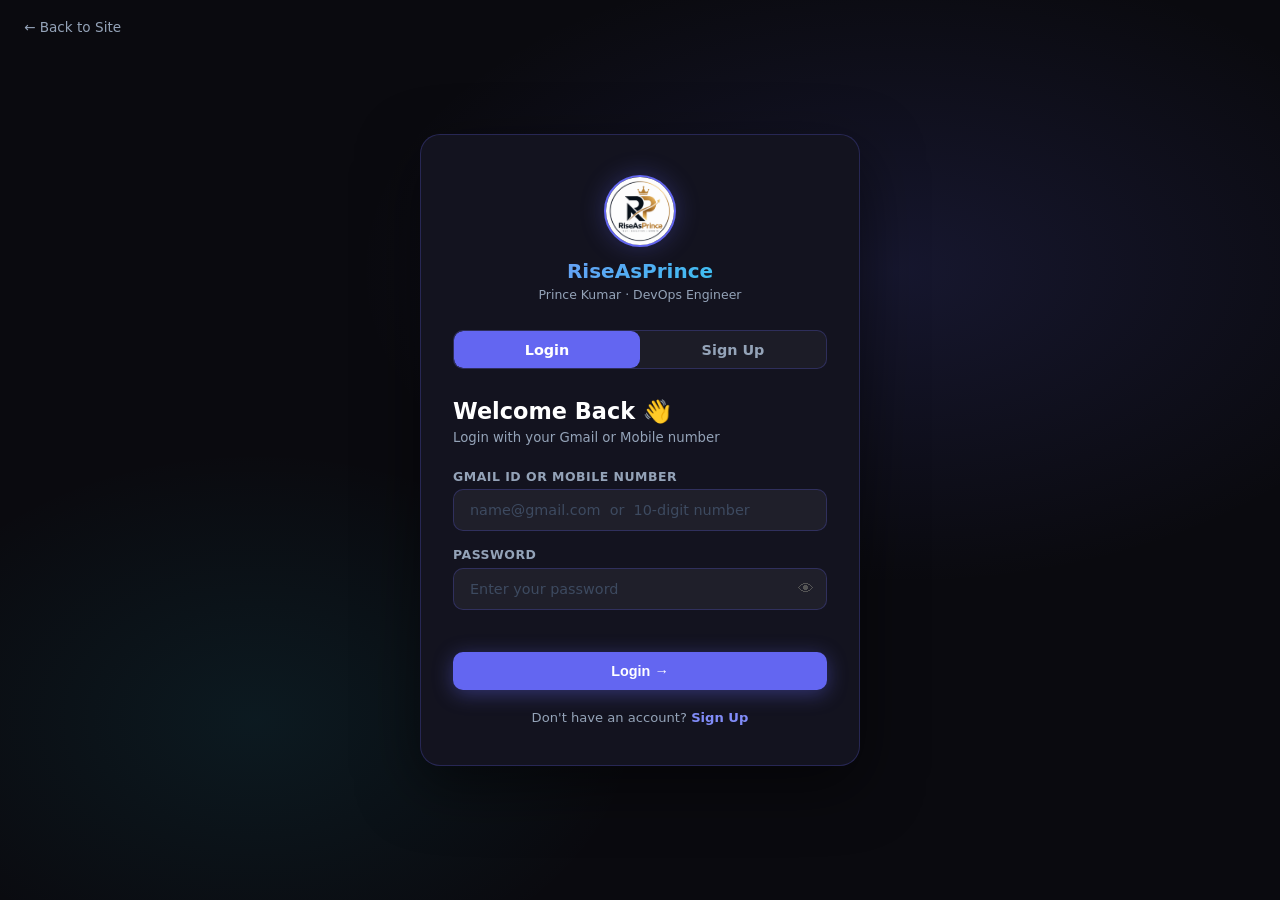
<file: login.html>
<!DOCTYPE html>
<html lang="en">
<head>
  <meta charset="UTF-8" />
  <meta name="viewport" content="width=device-width, initial-scale=1.0" />
  <title>Login / Sign Up – RiseAsPrince</title>
  <link rel="stylesheet" href="style.css" />
  <link rel="stylesheet" href="auth.css" />
</head>
<body class="auth-page">

  <!-- Back to site -->
  <a href="index.html" class="auth-back">← Back to Site</a>

  <div class="auth-container">

    <!-- Brand -->
    <div class="auth-brand">
      <img src="riseasprincelogo.png" alt="Prince" class="auth-brand-avatar" />
      <span class="auth-brand-name">RiseAsPrince</span>
      <p class="auth-brand-sub">Prince Kumar · DevOps Engineer</p>
    </div>

    <!-- Tab switcher -->
    <div class="auth-tabs">
      <button class="auth-tab active" id="tabLogin" onclick="switchTab('login')">Login</button>
      <button class="auth-tab" id="tabSignup" onclick="switchTab('signup')">Sign Up</button>
    </div>

    <!-- ===== LOGIN FORM ===== -->
    <div class="auth-form-wrap" id="loginWrap">
      <h2 class="auth-title">Welcome Back 👋</h2>
      <p class="auth-sub">Login with your Gmail or Mobile number</p>

      <form id="loginForm" novalidate>
        <!-- Identifier -->
        <div class="auth-field">
          <label>Gmail ID or Mobile Number</label>
          <input type="text" id="loginId" placeholder="name@gmail.com  or  10-digit number" autocomplete="username" required />
        </div>
        <!-- Password -->
        <div class="auth-field">
          <label>Password</label>
          <div class="pw-wrap">
            <input type="password" id="loginPw" placeholder="Enter your password" required />
            <button type="button" class="pw-eye" data-t="loginPw">👁</button>
          </div>
        </div>

        <p class="auth-error" id="loginErr"></p>

        <button type="submit" class="btn btn-primary full-w">Login →</button>
      </form>

      <p class="auth-switch">Don't have an account? <a href="#" onclick="switchTab('signup')">Sign Up</a></p>
    </div>

    <!-- ===== SIGNUP FORM ===== -->
    <div class="auth-form-wrap hidden" id="signupWrap">
      <h2 class="auth-title">Create Account 🚀</h2>
      <p class="auth-sub">Sign up with Gmail or Mobile number</p>

      <form id="signupForm" novalidate>
        <div class="auth-field">
          <label>Full Name</label>
          <input type="text" id="suName" placeholder="Your full name" required />
        </div>
        <div class="auth-field">
          <label>Gmail ID</label>
          <input type="email" id="suEmail" placeholder="yourname@gmail.com" required />
        </div>
        <div class="auth-field">
          <label>Mobile Number</label>
          <input type="tel" id="suMobile" placeholder="10-digit mobile number" maxlength="10" required />
        </div>
        <div class="auth-field">
          <label>Password</label>
          <div class="pw-wrap">
            <input type="password" id="suPw" placeholder="Create a password (min 6 chars)" required />
            <button type="button" class="pw-eye" data-t="suPw">👁</button>
          </div>
        </div>
        <div class="auth-field">
          <label>Confirm Password</label>
          <div class="pw-wrap">
            <input type="password" id="suPw2" placeholder="Repeat your password" required />
            <button type="button" class="pw-eye" data-t="suPw2">👁</button>
          </div>
        </div>

        <p class="auth-error" id="signupErr"></p>

        <button type="submit" class="btn btn-primary full-w">Create Account →</button>
      </form>

      <p class="auth-switch">Already have an account? <a href="#" onclick="switchTab('login')">Login</a></p>
    </div>

  </div>

  <script src="auth.js"></script>
</body>
</html>
</file>
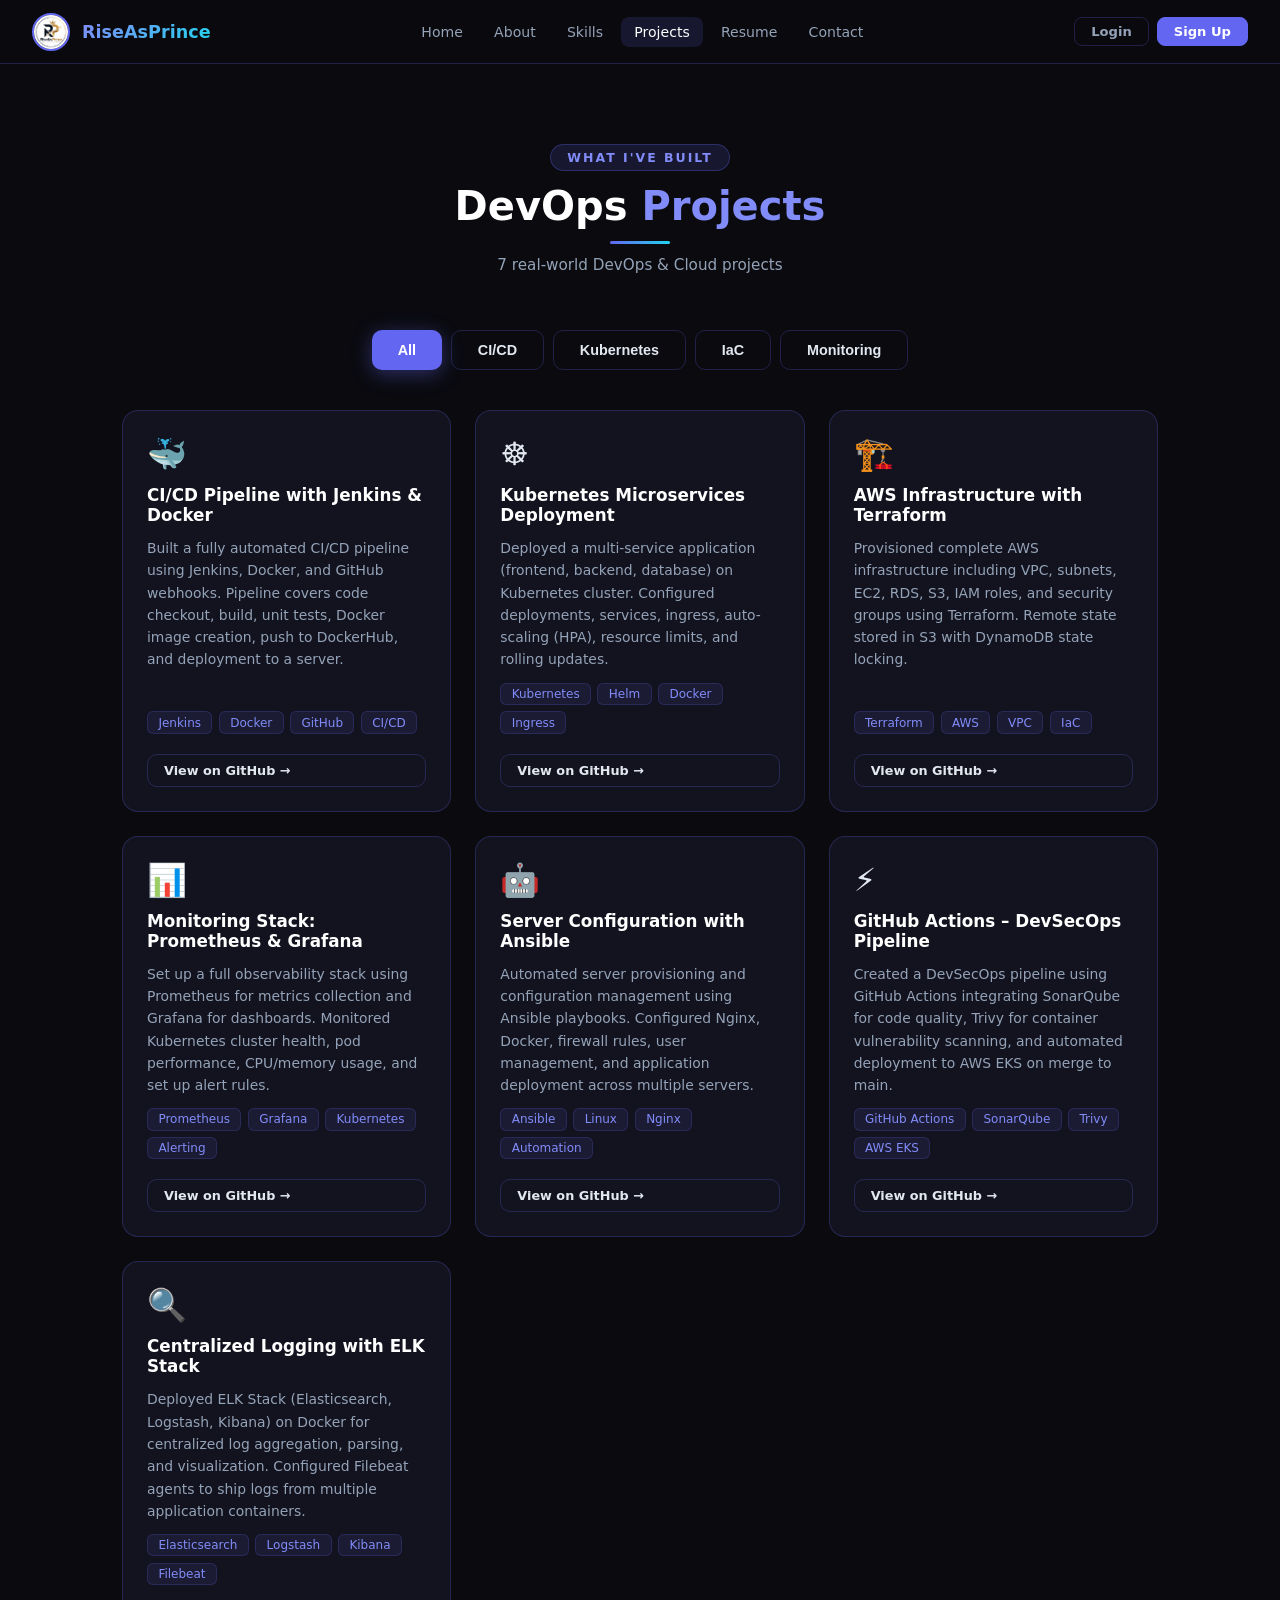
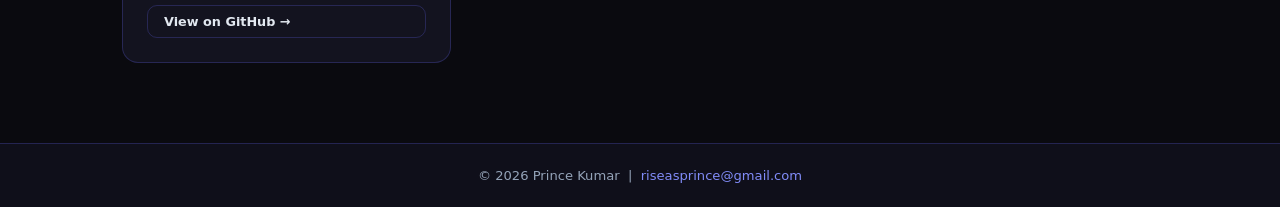
<file: projects.html>
<!DOCTYPE html>
<html lang="en">
<head>
  <meta charset="UTF-8" />
  <meta name="viewport" content="width=device-width, initial-scale=1.0" />
  <title>Projects – Prince Kumar | DevOps</title>
  <link rel="stylesheet" href="style.css" />
</head>
<body>

  <nav class="navbar">
    <a href="index.html" class="nav-brand">
      <img src="riseasprincelogo.png" alt="Prince" class="nav-avatar" />
      <span class="nav-name">RiseAsPrince</span>
    </a>
    <button class="hamburger" aria-label="Menu">
      <span></span><span></span><span></span>
    </button>
    <ul class="nav-links">
      <li><a href="index.html">Home</a></li>
      <li><a href="about.html">About</a></li>
      <li><a href="skills.html">Skills</a></li>
      <li><a href="projects.html">Projects</a></li>
      <li><a href="resume.html">Resume</a></li>
      <li><a href="contact.html">Contact</a></li>
    </ul>
    <div class="nav-auth-area" id="navAuthArea">
      <a href="login.html" class="nav-btn-login">Login</a>
      <a href="login.html?tab=signup" class="nav-btn-signup">Sign Up</a>
    </div>
    <div class="nav-user-info hidden" id="navUserArea">
      <div class="nav-user-dot" id="navUserDot">P</div>
      <span class="nav-user-name" id="navUserName">User</span>
      <button class="nav-btn-logout" id="navLogout">Logout</button>
    </div>
  </nav>
  <link rel="stylesheet" href="auth.css" />

  <div class="page">
    <div class="section">
      <div class="section-header reveal">
        <span class="section-tag">What I've Built</span>
        <h2 class="section-title">DevOps <span>Projects</span></h2>
        <div class="section-line"></div>
        <p class="section-sub">7 real-world DevOps & Cloud projects</p>
      </div>

      <!-- Filter Buttons -->
      <div style="display:flex; gap:0.6rem; justify-content:center; flex-wrap:wrap; margin-bottom:2.5rem;" class="reveal">
        <button class="btn btn-primary filter-btn active" data-filter="all">All</button>
        <button class="btn btn-outline filter-btn" data-filter="cicd">CI/CD</button>
        <button class="btn btn-outline filter-btn" data-filter="k8s">Kubernetes</button>
        <button class="btn btn-outline filter-btn" data-filter="iac">IaC</button>
        <button class="btn btn-outline filter-btn" data-filter="monitor">Monitoring</button>
      </div>

      <div class="projects-grid" id="projectsGrid">

        <div class="project-card reveal" data-cat="cicd">
          <div class="project-icon">🐳</div>
          <h3>CI/CD Pipeline with Jenkins & Docker</h3>
          <p>Built a fully automated CI/CD pipeline using Jenkins, Docker, and GitHub webhooks. Pipeline covers code checkout, build, unit tests, Docker image creation, push to DockerHub, and deployment to a server.</p>
          <div class="project-tags">
            <span class="project-tag">Jenkins</span>
            <span class="project-tag">Docker</span>
            <span class="project-tag">GitHub</span>
            <span class="project-tag">CI/CD</span>
          </div>
          <a href="https://github.com/kumarprince426" target="_blank" class="btn btn-outline" style="margin-top:0.5rem; font-size:0.8rem; padding:0.5rem 1rem;">View on GitHub →</a>
        </div>

        <div class="project-card reveal" data-cat="k8s">
          <div class="project-icon">☸️</div>
          <h3>Kubernetes Microservices Deployment</h3>
          <p>Deployed a multi-service application (frontend, backend, database) on Kubernetes cluster. Configured deployments, services, ingress, auto-scaling (HPA), resource limits, and rolling updates.</p>
          <div class="project-tags">
            <span class="project-tag">Kubernetes</span>
            <span class="project-tag">Helm</span>
            <span class="project-tag">Docker</span>
            <span class="project-tag">Ingress</span>
          </div>
          <a href="https://github.com/kumarprince426" target="_blank" class="btn btn-outline" style="margin-top:0.5rem; font-size:0.8rem; padding:0.5rem 1rem;">View on GitHub →</a>
        </div>

        <div class="project-card reveal" data-cat="iac">
          <div class="project-icon">🏗️</div>
          <h3>AWS Infrastructure with Terraform</h3>
          <p>Provisioned complete AWS infrastructure including VPC, subnets, EC2, RDS, S3, IAM roles, and security groups using Terraform. Remote state stored in S3 with DynamoDB state locking.</p>
          <div class="project-tags">
            <span class="project-tag">Terraform</span>
            <span class="project-tag">AWS</span>
            <span class="project-tag">VPC</span>
            <span class="project-tag">IaC</span>
          </div>
          <a href="https://github.com/kumarprince426" target="_blank" class="btn btn-outline" style="margin-top:0.5rem; font-size:0.8rem; padding:0.5rem 1rem;">View on GitHub →</a>
        </div>

        <div class="project-card reveal" data-cat="monitor">
          <div class="project-icon">📊</div>
          <h3>Monitoring Stack: Prometheus & Grafana</h3>
          <p>Set up a full observability stack using Prometheus for metrics collection and Grafana for dashboards. Monitored Kubernetes cluster health, pod performance, CPU/memory usage, and set up alert rules.</p>
          <div class="project-tags">
            <span class="project-tag">Prometheus</span>
            <span class="project-tag">Grafana</span>
            <span class="project-tag">Kubernetes</span>
            <span class="project-tag">Alerting</span>
          </div>
          <a href="https://github.com/kumarprince426" target="_blank" class="btn btn-outline" style="margin-top:0.5rem; font-size:0.8rem; padding:0.5rem 1rem;">View on GitHub →</a>
        </div>

        <div class="project-card reveal" data-cat="iac">
          <div class="project-icon">🤖</div>
          <h3>Server Configuration with Ansible</h3>
          <p>Automated server provisioning and configuration management using Ansible playbooks. Configured Nginx, Docker, firewall rules, user management, and application deployment across multiple servers.</p>
          <div class="project-tags">
            <span class="project-tag">Ansible</span>
            <span class="project-tag">Linux</span>
            <span class="project-tag">Nginx</span>
            <span class="project-tag">Automation</span>
          </div>
          <a href="https://github.com/kumarprince426" target="_blank" class="btn btn-outline" style="margin-top:0.5rem; font-size:0.8rem; padding:0.5rem 1rem;">View on GitHub →</a>
        </div>

        <div class="project-card reveal" data-cat="cicd">
          <div class="project-icon">⚡</div>
          <h3>GitHub Actions – DevSecOps Pipeline</h3>
          <p>Created a DevSecOps pipeline using GitHub Actions integrating SonarQube for code quality, Trivy for container vulnerability scanning, and automated deployment to AWS EKS on merge to main.</p>
          <div class="project-tags">
            <span class="project-tag">GitHub Actions</span>
            <span class="project-tag">SonarQube</span>
            <span class="project-tag">Trivy</span>
            <span class="project-tag">AWS EKS</span>
          </div>
          <a href="https://github.com/kumarprince426" target="_blank" class="btn btn-outline" style="margin-top:0.5rem; font-size:0.8rem; padding:0.5rem 1rem;">View on GitHub →</a>
        </div>

        <div class="project-card reveal" data-cat="monitor">
          <div class="project-icon">🔍</div>
          <h3>Centralized Logging with ELK Stack</h3>
          <p>Deployed ELK Stack (Elasticsearch, Logstash, Kibana) on Docker for centralized log aggregation, parsing, and visualization. Configured Filebeat agents to ship logs from multiple application containers.</p>
          <div class="project-tags">
            <span class="project-tag">Elasticsearch</span>
            <span class="project-tag">Logstash</span>
            <span class="project-tag">Kibana</span>
            <span class="project-tag">Filebeat</span>
          </div>
          <a href="https://github.com/kumarprince426" target="_blank" class="btn btn-outline" style="margin-top:0.5rem; font-size:0.8rem; padding:0.5rem 1rem;">View on GitHub →</a>
        </div>

      </div>
    </div>
  </div>

  <footer class="footer">
    <p>© 2026 Prince Kumar &nbsp;|&nbsp; <a href="mailto:riseasprince@gmail.com">riseasprince@gmail.com</a></p>
  </footer>

  <script src="script.js"></script>
  <script>
    document.querySelectorAll('.filter-btn').forEach(btn => {
      btn.addEventListener('click', function() {
        document.querySelectorAll('.filter-btn').forEach(b => {
          b.classList.remove('btn-primary'); b.classList.add('btn-outline');
        });
        this.classList.add('btn-primary'); this.classList.remove('btn-outline');
        const filter = this.dataset.filter;
        document.querySelectorAll('.project-card').forEach(card => {
          card.style.display = (filter === 'all' || card.dataset.cat === filter) ? 'flex' : 'none';
        });
      });
    });
  </script>
</body>
</html>
</file>
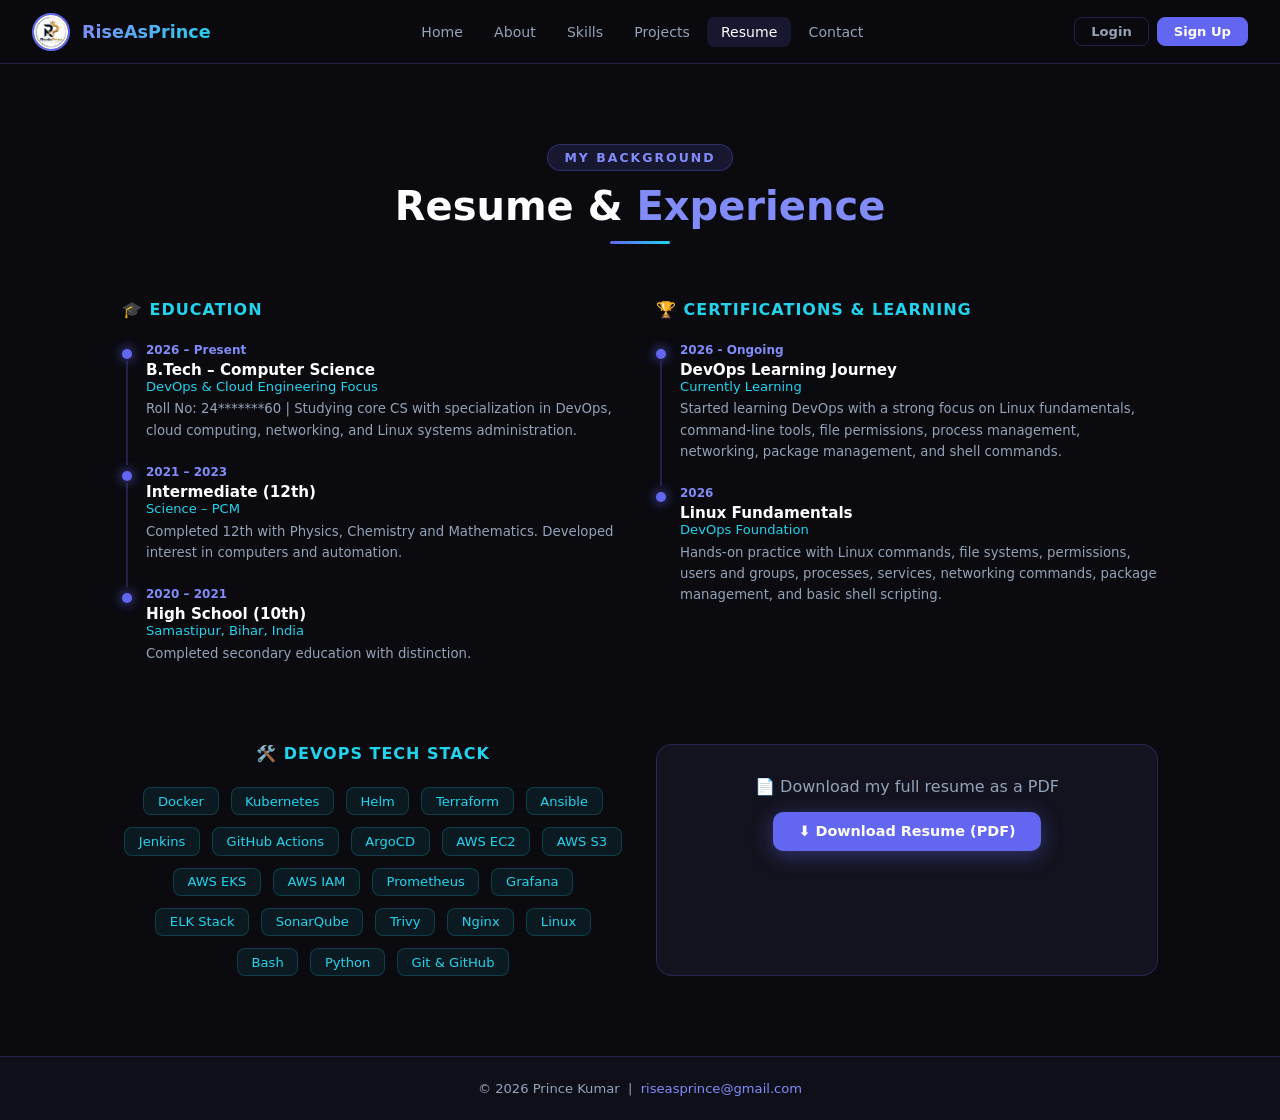
<file: resume.html>
<!DOCTYPE html>
<html lang="en">
<head>
  <meta charset="UTF-8" />
  <meta name="viewport" content="width=device-width, initial-scale=1.0" />
  <title>Resume – Prince Kumar | DevOps</title>
  <link rel="stylesheet" href="style.css" />
</head>
<body>

  <nav class="navbar">
    <a href="index.html" class="nav-brand">
      <img src="riseasprincelogo.png" alt="Prince" class="nav-avatar" />
      <span class="nav-name">RiseAsPrince</span>
    </a>
    <button class="hamburger" aria-label="Menu">
      <span></span><span></span><span></span>
    </button>
    <ul class="nav-links">
      <li><a href="index.html">Home</a></li>
      <li><a href="about.html">About</a></li>
      <li><a href="skills.html">Skills</a></li>
      <li><a href="projects.html">Projects</a></li>
      <li><a href="resume.html">Resume</a></li>
      <li><a href="contact.html">Contact</a></li>
    </ul>
    <div class="nav-auth-area" id="navAuthArea">
      <a href="login.html" class="nav-btn-login">Login</a>
      <a href="login.html?tab=signup" class="nav-btn-signup">Sign Up</a>
    </div>
    <div class="nav-user-info hidden" id="navUserArea">
      <div class="nav-user-dot" id="navUserDot">P</div>
      <span class="nav-user-name" id="navUserName">User</span>
      <button class="nav-btn-logout" id="navLogout">Logout</button>
    </div>
  </nav>
  <link rel="stylesheet" href="auth.css" />

  <div class="page">
    <div class="section">
      <div class="section-header reveal">
        <span class="section-tag">My Background</span>
        <h2 class="section-title">Resume &amp; <span>Experience</span></h2>
        <div class="section-line"></div>
      </div>

      <div class="resume-wrap">
        <!-- Education -->
        <div class="reveal">
          <h3 style="color:var(--cyan); margin-bottom:1.5rem; font-size:1rem; letter-spacing:1px; text-transform:uppercase;">🎓 Education</h3>
          <div class="timeline">
            <div class="timeline-item">
              <div class="tl-date">2026 – Present</div>
              <div class="tl-title">B.Tech – Computer Science</div>
              <div class="tl-sub">DevOps & Cloud Engineering Focus</div>
              <div class="tl-desc">Roll No: 24*******60 | Studying core CS with specialization in DevOps, cloud computing, networking, and Linux systems administration.</div>
            </div>
            <div class="timeline-item">
              <div class="tl-date">2021 – 2023</div>
              <div class="tl-title">Intermediate (12th)</div>
              <div class="tl-sub">Science – PCM</div>
              <div class="tl-desc">Completed 12th with Physics, Chemistry and Mathematics. Developed interest in computers and automation.</div>
            </div>
            <div class="timeline-item">
              <div class="tl-date">2020 – 2021</div>
              <div class="tl-title">High School (10th)</div>
              <div class="tl-sub">Samastipur, Bihar, India</div>
              <div class="tl-desc">Completed secondary education with distinction.</div>
            </div>
          </div>
        </div>

<!-- Certifications & Learning -->

<div class="reveal">
  <h3 style="color:var(--cyan); margin-bottom:1.5rem; font-size:1rem; letter-spacing:1px; text-transform:uppercase;">
    🏆 Certifications & Learning
  </h3>

  <div class="timeline">


<!-- 2026 -->
<div class="timeline-item">
  <div class="tl-date">2026 - Ongoing</div>
  <div class="tl-title">DevOps Learning Journey</div>
  <div class="tl-sub">Currently Learning</div>
  <div class="tl-desc">
    Started learning DevOps with a strong focus on Linux fundamentals,
    command-line tools, file permissions, process management, networking,
    package management, and shell commands.
  </div>
</div>

<!-- Linux -->
<div class="timeline-item">
  <div class="tl-date">2026</div>
  <div class="tl-title">Linux Fundamentals</div>
  <div class="tl-sub">DevOps Foundation</div>
  <div class="tl-desc">
    Hands-on practice with Linux commands, file systems, permissions,
    users and groups, processes, services, networking commands,
    package management, and basic shell scripting.
  </div>
</div>


  </div>
</div>


      <!-- Tech Stack -->
      <div style="margin-top:3rem;" class="reveal">
        <h3 style="color:var(--cyan); margin-bottom:1.5rem; font-size:1rem; letter-spacing:1px; text-transform:uppercase; text-align:center;">🛠️ DevOps Tech Stack</h3>
        <div style="display:flex; flex-wrap:wrap; gap:0.75rem; justify-content:center;">
          <span class="tool-chip">Docker</span>
          <span class="tool-chip">Kubernetes</span>
          <span class="tool-chip">Helm</span>
          <span class="tool-chip">Terraform</span>
          <span class="tool-chip">Ansible</span>
          <span class="tool-chip">Jenkins</span>
          <span class="tool-chip">GitHub Actions</span>
          <span class="tool-chip">ArgoCD</span>
          <span class="tool-chip">AWS EC2</span>
          <span class="tool-chip">AWS S3</span>
          <span class="tool-chip">AWS EKS</span>
          <span class="tool-chip">AWS IAM</span>
          <span class="tool-chip">Prometheus</span>
          <span class="tool-chip">Grafana</span>
          <span class="tool-chip">ELK Stack</span>
          <span class="tool-chip">SonarQube</span>
          <span class="tool-chip">Trivy</span>
          <span class="tool-chip">Nginx</span>
          <span class="tool-chip">Linux</span>
          <span class="tool-chip">Bash</span>
          <span class="tool-chip">Python</span>
          <span class="tool-chip">Git & GitHub</span>
        </div>
      </div>

      <!-- Download -->
      <div class="resume-download reveal">
        <p>📄 Download my full resume as a PDF</p>
        <a href="DevOps_Resume.pdf" target="_blank" class="btn btn-primary">⬇️ Download Resume (PDF)</a>
      </div>
    </div>
  </div>

  <footer class="footer">
    <p>© 2026 Prince Kumar &nbsp;|&nbsp; <a href="mailto:riseasprince@gmail.com">riseasprince@gmail.com</a></p>
  </footer>

  <script src="script.js"></script>
</body>
</html>
</file>
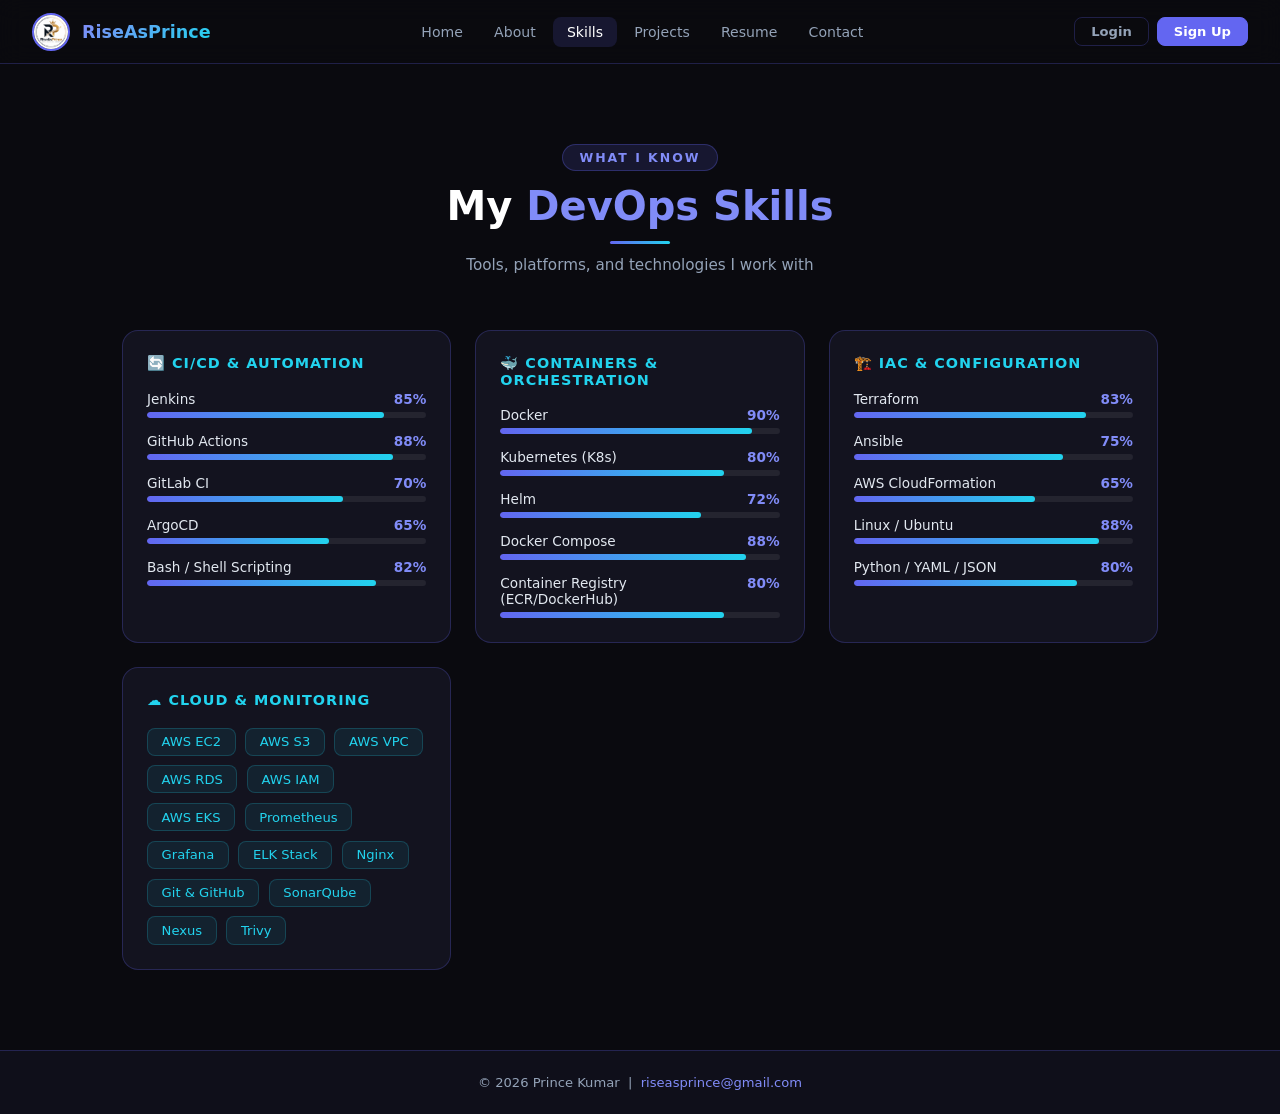
<file: skills.html>
<!DOCTYPE html>
<html lang="en">
<head>
  <meta charset="UTF-8" />
  <meta name="viewport" content="width=device-width, initial-scale=1.0" />
  <title>Skills – Prince Kumar | DevOps</title>
  <link rel="stylesheet" href="style.css" />
</head>
<body>

  <nav class="navbar">
    <a href="index.html" class="nav-brand">
      <img src="riseasprincelogo.png" alt="Prince" class="nav-avatar" />
      <span class="nav-name">RiseAsPrince</span>
    </a>
    <button class="hamburger" aria-label="Menu">
      <span></span><span></span><span></span>
    </button>
    <ul class="nav-links">
      <li><a href="index.html">Home</a></li>
      <li><a href="about.html">About</a></li>
      <li><a href="skills.html">Skills</a></li>
      <li><a href="projects.html">Projects</a></li>
      <li><a href="resume.html">Resume</a></li>
      <li><a href="contact.html">Contact</a></li>
    </ul>
    <div class="nav-auth-area" id="navAuthArea">
      <a href="login.html" class="nav-btn-login">Login</a>
      <a href="login.html?tab=signup" class="nav-btn-signup">Sign Up</a>
    </div>
    <div class="nav-user-info hidden" id="navUserArea">
      <div class="nav-user-dot" id="navUserDot">P</div>
      <span class="nav-user-name" id="navUserName">User</span>
      <button class="nav-btn-logout" id="navLogout">Logout</button>
    </div>
  </nav>
  <link rel="stylesheet" href="auth.css" />

  <div class="page">
    <div class="section">
      <div class="section-header reveal">
        <span class="section-tag">What I Know</span>
        <h2 class="section-title">My <span>DevOps Skills</span></h2>
        <div class="section-line"></div>
        <p class="section-sub">Tools, platforms, and technologies I work with</p>
      </div>

      <div class="skills-categories">

        <!-- CI/CD & Automation -->
        <div class="card reveal">
          <div class="skill-category">
            <h3>🔄 CI/CD & Automation</h3>
            <div class="skill-list">
              <div class="skill-item">
                <div class="skill-info"><span class="skill-name">Jenkins</span><span class="skill-pct">85%</span></div>
                <div class="skill-bar"><div class="skill-fill" data-pct="85"></div></div>
              </div>
              <div class="skill-item">
                <div class="skill-info"><span class="skill-name">GitHub Actions</span><span class="skill-pct">88%</span></div>
                <div class="skill-bar"><div class="skill-fill" data-pct="88"></div></div>
              </div>
              <div class="skill-item">
                <div class="skill-info"><span class="skill-name">GitLab CI</span><span class="skill-pct">70%</span></div>
                <div class="skill-bar"><div class="skill-fill" data-pct="70"></div></div>
              </div>
              <div class="skill-item">
                <div class="skill-info"><span class="skill-name">ArgoCD</span><span class="skill-pct">65%</span></div>
                <div class="skill-bar"><div class="skill-fill" data-pct="65"></div></div>
              </div>
              <div class="skill-item">
                <div class="skill-info"><span class="skill-name">Bash / Shell Scripting</span><span class="skill-pct">82%</span></div>
                <div class="skill-bar"><div class="skill-fill" data-pct="82"></div></div>
              </div>
            </div>
          </div>
        </div>

        <!-- Containers & Orchestration -->
        <div class="card reveal">
          <div class="skill-category">
            <h3>🐳 Containers & Orchestration</h3>
            <div class="skill-list">
              <div class="skill-item">
                <div class="skill-info"><span class="skill-name">Docker</span><span class="skill-pct">90%</span></div>
                <div class="skill-bar"><div class="skill-fill" data-pct="90"></div></div>
              </div>
              <div class="skill-item">
                <div class="skill-info"><span class="skill-name">Kubernetes (K8s)</span><span class="skill-pct">80%</span></div>
                <div class="skill-bar"><div class="skill-fill" data-pct="80"></div></div>
              </div>
              <div class="skill-item">
                <div class="skill-info"><span class="skill-name">Helm</span><span class="skill-pct">72%</span></div>
                <div class="skill-bar"><div class="skill-fill" data-pct="72"></div></div>
              </div>
              <div class="skill-item">
                <div class="skill-info"><span class="skill-name">Docker Compose</span><span class="skill-pct">88%</span></div>
                <div class="skill-bar"><div class="skill-fill" data-pct="88"></div></div>
              </div>
              <div class="skill-item">
                <div class="skill-info"><span class="skill-name">Container Registry (ECR/DockerHub)</span><span class="skill-pct">80%</span></div>
                <div class="skill-bar"><div class="skill-fill" data-pct="80"></div></div>
              </div>
            </div>
          </div>
        </div>

        <!-- IaC & Configuration -->
        <div class="card reveal">
          <div class="skill-category">
            <h3>🏗️ IaC & Configuration</h3>
            <div class="skill-list">
              <div class="skill-item">
                <div class="skill-info"><span class="skill-name">Terraform</span><span class="skill-pct">83%</span></div>
                <div class="skill-bar"><div class="skill-fill" data-pct="83"></div></div>
              </div>
              <div class="skill-item">
                <div class="skill-info"><span class="skill-name">Ansible</span><span class="skill-pct">75%</span></div>
                <div class="skill-bar"><div class="skill-fill" data-pct="75"></div></div>
              </div>
              <div class="skill-item">
                <div class="skill-info"><span class="skill-name">AWS CloudFormation</span><span class="skill-pct">65%</span></div>
                <div class="skill-bar"><div class="skill-fill" data-pct="65"></div></div>
              </div>
              <div class="skill-item">
                <div class="skill-info"><span class="skill-name">Linux / Ubuntu</span><span class="skill-pct">88%</span></div>
                <div class="skill-bar"><div class="skill-fill" data-pct="88"></div></div>
              </div>
              <div class="skill-item">
                <div class="skill-info"><span class="skill-name">Python / YAML / JSON</span><span class="skill-pct">80%</span></div>
                <div class="skill-bar"><div class="skill-fill" data-pct="80"></div></div>
              </div>
            </div>
          </div>
        </div>

        <!-- Cloud & Monitoring -->
        <div class="card reveal">
          <div class="skill-category">
            <h3>☁️ Cloud & Monitoring</h3>
            <div class="tools-grid">
              <span class="tool-chip">AWS EC2</span>
              <span class="tool-chip">AWS S3</span>
              <span class="tool-chip">AWS VPC</span>
              <span class="tool-chip">AWS RDS</span>
              <span class="tool-chip">AWS IAM</span>
              <span class="tool-chip">AWS EKS</span>
              <span class="tool-chip">Prometheus</span>
              <span class="tool-chip">Grafana</span>
              <span class="tool-chip">ELK Stack</span>
              <span class="tool-chip">Nginx</span>
              <span class="tool-chip">Git & GitHub</span>
              <span class="tool-chip">SonarQube</span>
              <span class="tool-chip">Nexus</span>
              <span class="tool-chip">Trivy</span>
            </div>
          </div>
        </div>

      </div>
    </div>
  </div>

  <footer class="footer">
    <p>© 2026 Prince Kumar &nbsp;|&nbsp; <a href="mailto:riseasprince@gmail.com">riseasprince@gmail.com</a></p>
  </footer>

  <script src="script.js"></script>
</body>
</html>
</file>
<file: style.css>
/* ===== Reset & Variables ===== */
*, *::before, *::after { box-sizing: border-box; margin: 0; padding: 0; }

:root {
  --bg: #0a0a0f;
  --bg2: #0f0f1a;
  --card: #13131f;
  --border: rgba(99,102,241,0.25);
  --purple: #6366f1;
  --purple-light: #818cf8;
  --cyan: #22d3ee;
  --green: #4ade80;
  --text: #e2e8f0;
  --muted: #94a3b8;
  --white: #fff;
}

html { scroll-behavior: smooth; }

body {
  font-family: 'Segoe UI', system-ui, sans-serif;
  background: var(--bg);
  color: var(--text);
  overflow-x: hidden;
  min-height: 100vh;
}

/* ===== Navbar ===== */
.navbar {
  position: fixed; top: 0; left: 0; width: 100%; z-index: 1000;
  background: rgba(10,10,15,0.9);
  backdrop-filter: blur(12px);
  border-bottom: 1px solid var(--border);
  padding: 0 2rem;
  display: flex; align-items: center; justify-content: space-between;
  height: 64px;
}

.nav-brand {
  display: flex; align-items: center; gap: 0.75rem;
  text-decoration: none;
}
.nav-avatar {
  width: 38px; height: 38px; border-radius: 50%;
  border: 2px solid var(--purple);
  object-fit: cover;
  background: var(--card);
}
.nav-name {
  font-size: 1.1rem; font-weight: 700;
  background: linear-gradient(135deg, var(--purple-light), var(--cyan));
  -webkit-background-clip: text; -webkit-text-fill-color: transparent;
}

.nav-links { display: flex; gap: 0.25rem; list-style: none; }
.nav-links a {
  color: var(--muted); text-decoration: none;
  padding: 0.45rem 0.85rem; border-radius: 8px;
  font-size: 0.88rem; font-weight: 500;
  transition: all 0.2s;
}
.nav-links a:hover, .nav-links a.active {
  color: var(--white);
  background: rgba(99,102,241,0.15);
}

.hamburger {
  display: none; flex-direction: column; gap: 5px;
  background: none; border: none; cursor: pointer; padding: 4px;
}
.hamburger span {
  display: block; width: 24px; height: 2px;
  background: var(--purple-light); border-radius: 2px;
  transition: all 0.3s;
}

/* ===== Page Wrapper ===== */
.page { padding-top: 64px; min-height: 100vh; }

/* ===== Hero ===== */
.hero {
  min-height: calc(100vh - 64px);
  display: flex; align-items: center; justify-content: center;
  padding: 4rem 2rem;
  position: relative; overflow: hidden;
}

.hero-bg {
  position: absolute; inset: 0; z-index: 0;
  background:
    radial-gradient(ellipse 60% 50% at 70% 40%, rgba(99,102,241,0.12) 0%, transparent 70%),
    radial-gradient(ellipse 40% 40% at 20% 70%, rgba(34,211,238,0.08) 0%, transparent 60%);
}

.hero-content {
  position: relative; z-index: 1;
  max-width: 700px; text-align: center;
}

.hero-avatar-wrap {
  position: relative; display: inline-block; margin-bottom: 1.5rem;
}
.hero-avatar {
  width: 130px; height: 130px; border-radius: 50%;
  border: 3px solid var(--purple);
  object-fit: cover; background: var(--card);
  box-shadow: 0 0 40px rgba(99,102,241,0.35);
}
.hero-status {
  position: absolute; bottom: 6px; right: 6px;
  width: 18px; height: 18px; border-radius: 50%;
  background: var(--green);
  border: 2px solid var(--bg);
  animation: blink 2s infinite;
}
@keyframes blink { 0%,100%{opacity:1} 50%{opacity:0.4} }

.hero-greeting { color: var(--cyan); font-size: 1rem; margin-bottom: 0.5rem; letter-spacing: 1px; }

.hero-name {
  font-size: clamp(2.2rem, 7vw, 4rem);
  font-weight: 800; line-height: 1.1;
  background: linear-gradient(135deg, #fff 0%, var(--purple-light) 50%, var(--cyan) 100%);
  -webkit-background-clip: text; -webkit-text-fill-color: transparent;
  margin-bottom: 0.75rem;
}

.hero-role {
  font-size: clamp(1rem, 3vw, 1.3rem);
  color: var(--muted); margin-bottom: 1.5rem;
  min-height: 1.8em;
}
.hero-role .typed { color: var(--purple-light); font-weight: 600; }
.cursor { display: inline-block; animation: blink 0.7s infinite; color: var(--purple-light); }

.hero-desc {
  color: var(--muted); font-size: 1rem; line-height: 1.7;
  max-width: 520px; margin: 0 auto 2rem;
}

.hero-btns { display: flex; gap: 1rem; justify-content: center; flex-wrap: wrap; }

/* ===== Buttons ===== */
.btn {
  display: inline-flex; align-items: center; gap: 0.5rem;
  padding: 0.7rem 1.6rem; border-radius: 10px;
  font-weight: 600; font-size: 0.9rem;
  text-decoration: none; border: none; cursor: pointer;
  transition: all 0.25s;
}
.btn-primary {
  background: var(--purple);
  color: white;
  box-shadow: 0 4px 20px rgba(99,102,241,0.4);
}
.btn-primary:hover { background: var(--purple-light); transform: translateY(-2px); }
.btn-outline {
  background: transparent;
  border: 1.5px solid var(--border);
  color: var(--text);
}
.btn-outline:hover { border-color: var(--purple); color: var(--purple-light); transform: translateY(-2px); }

/* ===== Section Layout ===== */
.section { padding: 5rem 2rem; max-width: 1100px; margin: 0 auto; }
.section-header { text-align: center; margin-bottom: 3.5rem; }
.section-tag {
  display: inline-block;
  background: rgba(99,102,241,0.15);
  color: var(--purple-light);
  font-size: 0.78rem; font-weight: 700;
  letter-spacing: 2px; text-transform: uppercase;
  padding: 0.3rem 1rem; border-radius: 50px;
  border: 1px solid rgba(99,102,241,0.3);
  margin-bottom: 0.75rem;
}
.section-title {
  font-size: clamp(1.8rem, 4vw, 2.5rem);
  font-weight: 800; color: var(--white);
  margin-bottom: 0.5rem;
}
.section-title span { color: var(--purple-light); }
.section-line {
  width: 60px; height: 3px; margin: 0.75rem auto 0;
  background: linear-gradient(90deg, var(--purple), var(--cyan));
  border-radius: 2px;
}
.section-sub { color: var(--muted); font-size: 0.95rem; margin-top: 0.75rem; }

/* ===== Cards ===== */
.card {
  background: var(--card);
  border: 1px solid var(--border);
  border-radius: 16px;
  padding: 1.5rem;
  transition: all 0.3s;
}
.card:hover {
  border-color: var(--purple);
  transform: translateY(-4px);
  box-shadow: 0 12px 40px rgba(99,102,241,0.15);
}

/* ===== About Page ===== */
.about-grid {
  display: grid;
  grid-template-columns: 1fr 1.6fr;
  gap: 3rem; align-items: start;
}
.about-img-wrap { text-align: center; }
.about-img {
  width: 240px; height: 240px; border-radius: 20px;
  border: 2px solid var(--border);
  object-fit: cover; background: var(--card);
  box-shadow: 0 0 40px rgba(99,102,241,0.2);
}
.about-stats {
  display: grid; grid-template-columns: 1fr 1fr;
  gap: 1rem; margin-top: 1.5rem;
}
.stat-box {
  background: var(--card); border: 1px solid var(--border);
  border-radius: 12px; padding: 1rem; text-align: center;
}
.stat-num { font-size: 1.8rem; font-weight: 800; color: var(--purple-light); }
.stat-label { font-size: 0.75rem; color: var(--muted); margin-top: 0.2rem; }

.about-text h2 { font-size: 1.8rem; font-weight: 800; color: var(--white); margin-bottom: 1rem; }
.about-text h2 span { color: var(--purple-light); }
.about-text p { color: var(--muted); line-height: 1.8; margin-bottom: 1rem; font-size: 0.95rem; }
.about-tags { display: flex; flex-wrap: wrap; gap: 0.5rem; margin-top: 1rem; }
.tag {
  background: rgba(99,102,241,0.12);
  border: 1px solid rgba(99,102,241,0.25);
  color: var(--purple-light);
  padding: 0.3rem 0.9rem; border-radius: 50px; font-size: 0.8rem;
}

/* ===== Skills Page ===== */
.skills-categories { display: grid; grid-template-columns: repeat(auto-fit, minmax(260px, 1fr)); gap: 1.5rem; }

.skill-category h3 {
  color: var(--cyan); font-size: 0.9rem; font-weight: 700;
  letter-spacing: 1px; text-transform: uppercase;
  margin-bottom: 1.2rem; display: flex; align-items: center; gap: 0.5rem;
}
.skill-list { display: flex; flex-direction: column; gap: 0.9rem; }

.skill-item { }
.skill-info { display: flex; justify-content: space-between; margin-bottom: 0.35rem; font-size: 0.85rem; }
.skill-name { color: var(--text); font-weight: 500; }
.skill-pct { color: var(--purple-light); font-weight: 700; }
.skill-bar {
  height: 6px; background: rgba(255,255,255,0.07);
  border-radius: 10px; overflow: hidden;
}
.skill-fill {
  height: 100%; border-radius: 10px;
  background: linear-gradient(90deg, var(--purple), var(--cyan));
  width: 0; transition: width 1.2s cubic-bezier(0.4,0,0.2,1);
}

.tools-grid { display: flex; flex-wrap: wrap; gap: 0.6rem; margin-top: 0.5rem; }
.tool-chip {
  background: rgba(34,211,238,0.08);
  border: 1px solid rgba(34,211,238,0.2);
  color: var(--cyan); padding: 0.35rem 0.85rem;
  border-radius: 8px; font-size: 0.82rem;
}

/* ===== Projects Page ===== */
.projects-grid { display: grid; grid-template-columns: repeat(auto-fill, minmax(320px, 1fr)); gap: 1.5rem; }

.project-card {
  background: var(--card); border: 1px solid var(--border);
  border-radius: 16px; padding: 1.5rem;
  display: flex; flex-direction: column; gap: 0.75rem;
  transition: all 0.3s;
}
.project-card:hover { border-color: var(--purple); transform: translateY(-4px); box-shadow: 0 12px 40px rgba(99,102,241,0.15); }

.project-icon { font-size: 2rem; }
.project-card h3 { color: var(--white); font-size: 1.05rem; font-weight: 700; }
.project-card p { color: var(--muted); font-size: 0.87rem; line-height: 1.6; flex: 1; }
.project-tags { display: flex; flex-wrap: wrap; gap: 0.4rem; }
.project-tag {
  background: rgba(99,102,241,0.1);
  border: 1px solid rgba(99,102,241,0.2);
  color: var(--purple-light);
  font-size: 0.75rem; padding: 0.2rem 0.65rem; border-radius: 6px;
}

/* ===== Resume Page ===== */
.resume-wrap { display: grid; grid-template-columns: 1fr 1fr; gap: 2rem; }
.timeline { display: flex; flex-direction: column; gap: 1.5rem; }
.timeline-item { position: relative; padding-left: 1.5rem; }
.timeline-item::before {
  content: ''; position: absolute; left: 0; top: 6px;
  width: 10px; height: 10px; border-radius: 50%;
  background: var(--purple);
  box-shadow: 0 0 12px var(--purple);
}
.timeline-item::after {
  content: ''; position: absolute; left: 4px; top: 18px;
  width: 2px; bottom: -1.5rem;
  background: var(--border);
}
.timeline-item:last-child::after { display: none; }
.tl-date { font-size: 0.75rem; color: var(--purple-light); font-weight: 600; margin-bottom: 0.25rem; }
.tl-title { color: var(--white); font-weight: 700; font-size: 0.95rem; }
.tl-sub { color: var(--cyan); font-size: 0.82rem; margin-bottom: 0.3rem; }
.tl-desc { color: var(--muted); font-size: 0.83rem; line-height: 1.6; }

.resume-download {
  text-align: center; margin-top: 3rem;
  padding: 2rem; background: var(--card);
  border: 1px solid var(--border); border-radius: 16px;
}
.resume-download p { color: var(--muted); margin-bottom: 1rem; }

/* ===== Contact Page ===== */
.contact-grid { display: grid; grid-template-columns: 1fr 1.4fr; gap: 2.5rem; }
.contact-links { display: flex; flex-direction: column; gap: 1rem; }
.contact-link {
  display: flex; align-items: center; gap: 1rem;
  background: var(--card); border: 1px solid var(--border);
  border-radius: 12px; padding: 1rem 1.2rem;
  text-decoration: none; color: var(--text);
  transition: all 0.25s;
}
.contact-link:hover { border-color: var(--purple); color: var(--purple-light); transform: translateX(4px); }
.contact-link-icon { font-size: 1.4rem; width: 36px; text-align: center; }
.contact-link-info small { display: block; color: var(--muted); font-size: 0.75rem; }
.contact-link-info strong { font-size: 0.88rem; }

.enquiry-form { display: flex; flex-direction: column; gap: 1rem; }
.form-row { display: grid; grid-template-columns: 1fr 1fr; gap: 1rem; }
.form-group { display: flex; flex-direction: column; gap: 0.4rem; }
.form-group label { font-size: 0.8rem; color: var(--muted); font-weight: 600; }
.form-group input,
.form-group textarea {
  background: var(--card); border: 1px solid var(--border);
  color: var(--text); border-radius: 10px;
  padding: 0.75rem 1rem; font-family: inherit; font-size: 0.88rem;
  outline: none; transition: border-color 0.25s; resize: vertical;
}
.form-group input:focus,
.form-group textarea:focus { border-color: var(--purple); }
.form-group input::placeholder,
.form-group textarea::placeholder { color: #475569; }
.form-success {
  display: none; text-align: center; padding: 1rem;
  background: rgba(74,222,128,0.1); border: 1px solid rgba(74,222,128,0.3);
  border-radius: 10px; color: var(--green); font-size: 0.9rem;
}
.form-success.show { display: block; }

/* ===== Footer ===== */
.footer {
  background: var(--bg2); border-top: 1px solid var(--border);
  text-align: center; padding: 1.5rem 2rem;
  color: var(--muted); font-size: 0.82rem;
}
.footer a { color: var(--purple-light); text-decoration: none; }

/* ===== Scroll reveal ===== */
.reveal { opacity: 0; transform: translateY(24px); transition: opacity 0.6s ease, transform 0.6s ease; }
.reveal.visible { opacity: 1; transform: none; }

/* ===== Responsive ===== */
@media (max-width: 768px) {
  .hamburger { display: flex; }
  .nav-links {
    display: none; position: absolute;
    top: 64px; left: 0; width: 100%;
    flex-direction: column; gap: 0;
    background: rgba(10,10,15,0.98);
    border-bottom: 1px solid var(--border);
    padding: 0.5rem 0;
  }
  .nav-links.open { display: flex; }
  .nav-links a { padding: 0.75rem 1.5rem; border-radius: 0; }

  .about-grid { grid-template-columns: 1fr; }
  .about-stats { grid-template-columns: repeat(2,1fr); }
  .resume-wrap { grid-template-columns: 1fr; }
  .contact-grid { grid-template-columns: 1fr; }
  .form-row { grid-template-columns: 1fr; }
  .hero-avatar { width: 100px; height: 100px; }
}

@media (max-width: 480px) {
  .section { padding: 3rem 1rem; }
  .projects-grid { grid-template-columns: 1fr; }
  .skills-categories { grid-template-columns: 1fr; }
}
</file>
<file: auth.css>
/* ===== Auth Page ===== */
body.auth-page {
  min-height: 100vh;
  display: flex; flex-direction: column; align-items: center; justify-content: center;
  padding: 2rem 1rem;
  background:
    radial-gradient(ellipse 60% 50% at 70% 30%, rgba(99,102,241,0.14) 0%, transparent 70%),
    radial-gradient(ellipse 50% 50% at 20% 80%, rgba(34,211,238,0.08) 0%, transparent 60%),
    var(--bg);
}

.auth-back {
  position: fixed; top: 1.2rem; left: 1.5rem;
  color: var(--muted); text-decoration: none; font-size: 0.85rem;
  transition: color 0.2s;
  z-index: 10;
}
.auth-back:hover { color: var(--purple-light); }

.auth-container {
  width: 100%; max-width: 440px;
  background: var(--card);
  border: 1px solid var(--border);
  border-radius: 20px;
  padding: 2.5rem 2rem;
  box-shadow: 0 20px 60px rgba(0,0,0,0.5);
  animation: slideUp 0.4s ease;
}
@keyframes slideUp {
  from { opacity: 0; transform: translateY(30px); }
  to   { opacity: 1; transform: translateY(0); }
}

/* Brand header */
.auth-brand {
  text-align: center; margin-bottom: 1.8rem;
}
.auth-brand-avatar {
  width: 72px; height: 72px; border-radius: 50%;
  border: 2px solid var(--purple);
  object-fit: cover; background: var(--bg2);
  box-shadow: 0 0 24px rgba(99,102,241,0.3);
}
.auth-brand-name {
  display: block;
  font-size: 1.25rem; font-weight: 800;
  background: linear-gradient(135deg, var(--purple-light), var(--cyan));
  -webkit-background-clip: text; -webkit-text-fill-color: transparent;
  margin-top: 0.5rem;
}
.auth-brand-sub {
  color: var(--muted); font-size: 0.78rem; margin-top: 0.2rem;
}

/* Tabs */
.auth-tabs {
  display: flex; border-radius: 10px;
  background: rgba(255,255,255,0.04);
  border: 1px solid var(--border);
  margin-bottom: 1.8rem; overflow: hidden;
}
.auth-tab {
  flex: 1; padding: 0.65rem 0;
  background: none; border: none; cursor: pointer;
  color: var(--muted); font-size: 0.9rem; font-weight: 600;
  transition: all 0.25s; font-family: inherit;
}
.auth-tab.active {
  background: var(--purple);
  color: white;
  border-radius: 9px;
}

/* Form wrap */
.auth-form-wrap { }
.auth-form-wrap.hidden { display: none; }

.auth-title {
  font-size: 1.4rem; font-weight: 800; color: var(--white);
  margin-bottom: 0.3rem;
}
.auth-sub {
  color: var(--muted); font-size: 0.83rem; margin-bottom: 1.5rem;
}

/* Fields */
.auth-field {
  display: flex; flex-direction: column; gap: 0.35rem;
  margin-bottom: 1rem;
}
.auth-field label {
  color: var(--muted); font-size: 0.78rem; font-weight: 600;
  text-transform: uppercase; letter-spacing: 0.5px;
}
.auth-field input {
  padding: 0.75rem 1rem;
  background: rgba(255,255,255,0.05);
  border: 1px solid var(--border);
  border-radius: 10px;
  color: var(--text); font-family: inherit; font-size: 0.9rem;
  outline: none; transition: border-color 0.25s;
}
.auth-field input:focus { border-color: var(--purple); }
.auth-field input::placeholder { color: #3d4a60; }

.pw-wrap { position: relative; display: flex; }
.pw-wrap input { flex: 1; padding-right: 3rem; }
.pw-eye {
  position: absolute; right: 0.8rem; top: 50%;
  transform: translateY(-50%);
  background: none; border: none; cursor: pointer;
  font-size: 1rem; color: #555; transition: color 0.2s;
}
.pw-eye:hover { color: var(--purple-light); }

/* Error */
.auth-error {
  color: #f87171; font-size: 0.8rem;
  min-height: 1.1em; text-align: center;
  margin-bottom: 0.75rem;
}

/* Buttons */
.full-w { width: 100%; justify-content: center; }

/* Switch */
.auth-switch {
  text-align: center; color: var(--muted);
  font-size: 0.82rem; margin-top: 1.2rem;
}
.auth-switch a { color: var(--purple-light); text-decoration: none; font-weight: 600; }
.auth-switch a:hover { text-decoration: underline; }

/* ===== Navbar Auth Area ===== */
.nav-auth-area { display: flex; align-items: center; gap: 0.5rem; }

.nav-btn-login {
  background: transparent;
  border: 1.5px solid var(--border);
  color: var(--muted);
  padding: 0.38rem 1rem;
  border-radius: 8px; font-size: 0.82rem; font-weight: 600;
  cursor: pointer; text-decoration: none;
  transition: all 0.2s; font-family: inherit;
  display: inline-flex; align-items: center;
}
.nav-btn-login:hover { border-color: var(--purple); color: var(--purple-light); }

.nav-btn-signup {
  background: var(--purple);
  border: 1.5px solid var(--purple);
  color: white;
  padding: 0.38rem 1rem;
  border-radius: 8px; font-size: 0.82rem; font-weight: 600;
  cursor: pointer; text-decoration: none;
  transition: all 0.2s; font-family: inherit;
  display: inline-flex; align-items: center;
}
.nav-btn-signup:hover { background: var(--purple-light); }

/* Logged-in state */
.nav-user-info {
  display: flex; align-items: center; gap: 0.6rem;
}
.nav-user-dot {
  width: 30px; height: 30px; border-radius: 50%;
  background: linear-gradient(135deg, var(--purple), var(--cyan));
  display: flex; align-items: center; justify-content: center;
  font-size: 0.85rem; font-weight: 700; color: white;
}
.nav-user-name { color: var(--purple-light); font-size: 0.82rem; font-weight: 600; }
.nav-btn-logout {
  background: none; border: 1px solid rgba(248,113,113,0.3);
  color: #f87171; padding: 0.3rem 0.75rem;
  border-radius: 8px; font-size: 0.78rem; font-weight: 600;
  cursor: pointer; font-family: inherit; transition: all 0.2s;
}
.nav-btn-logout:hover { background: rgba(248,113,113,0.1); }

.hidden { display: none !important; }

/* Responsive */
@media (max-width: 768px) {
  .nav-auth-area { display: none; }
  .nav-auth-area.mobile-show {
    display: flex; flex-direction: column; width: 100%;
    padding: 0.75rem 1.5rem 1rem; gap: 0.5rem;
    border-top: 1px solid var(--border);
  }
  .nav-btn-login, .nav-btn-signup { width: 100%; justify-content: center; padding: 0.6rem; }

  .auth-container { padding: 2rem 1.3rem; }
}
</file>
